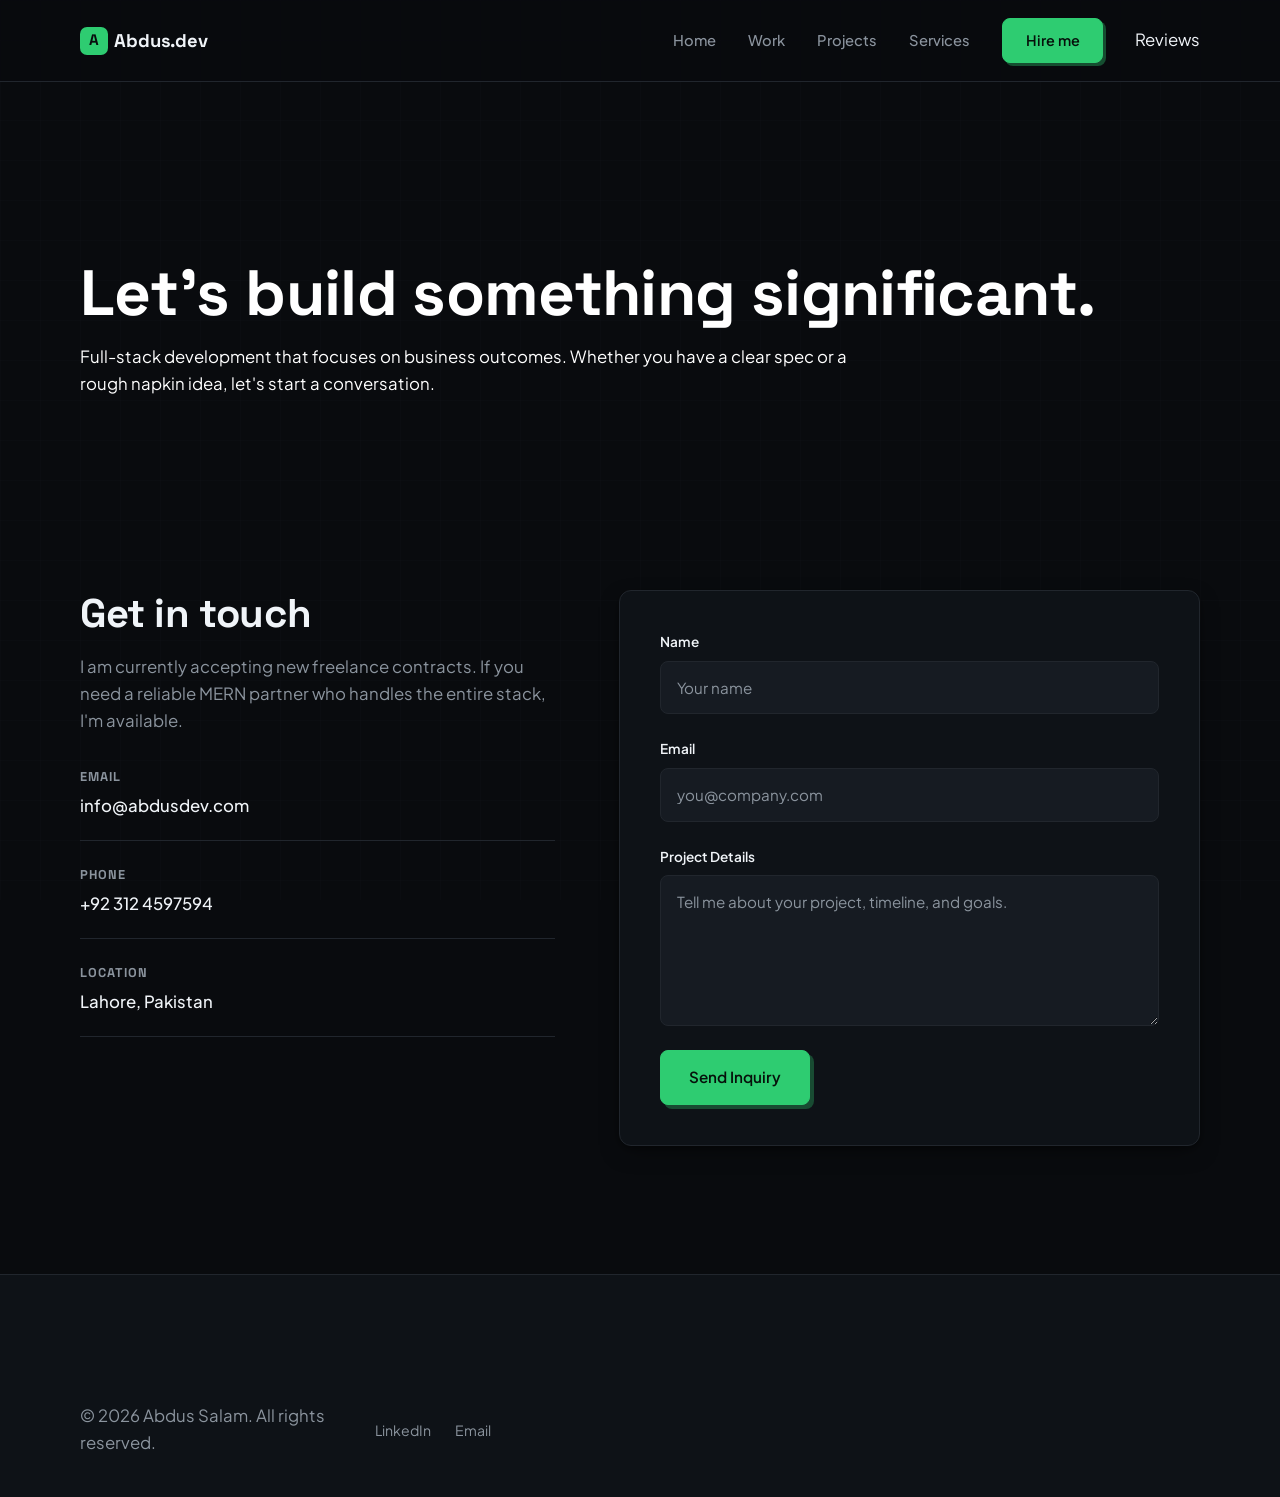
<file: hire.html>
<!DOCTYPE html>
<html lang="en">
<head>
    <meta charset="UTF-8">
    <meta name="viewport" content="width=device-width, initial-scale=1" />
    <title>Hire Me — Abdus Salam | Full-Stack MERN Development</title>
    <link rel="icon" href="data:image/svg+xml,<svg xmlns=%22http://www.w3.org/2000/svg%22 viewBox=%220 0 100 100%22><text y=%22.9em%22 font-size=%2290%22>✉️</text></svg>">
    <link rel="preconnect" href="https://fonts.googleapis.com">
    <link rel="preconnect" href="https://fonts.gstatic.com" crossorigin>
    <link href="https://fonts.googleapis.com/css2?family=Plus+Jakarta+Sans:wght@300;400;500;600&family=Space+Grotesk:wght@500;700&display=swap" rel="stylesheet">
    <link rel="stylesheet" href="styles.css">
    <script src="script.js" defer></script>
<style>
@keyframes fa-emergency-reveal { to { opacity: 1 !important; visibility: visible !important; transform: none !important; } }
.scroll-reveal:not(.is-visible),.reveal:not(.active):not(.is-visible),.fade-in:not(.visible):not(.in),.slide-in:not(.visible):not(.in),.fade-up:not(.is-visible),.fade-down:not(.is-visible),.zoom-in:not(.is-visible),.animate:not(.animated),.animate-up:not(.in),.will-animate:not(.animated),.animate-on-scroll:not(.animated):not(.in-view),.animate-on-load:not(.in-view):not(.visible),[data-aos]:not(.aos-animate),[data-reveal]:not(.in-view):not(.is-visible),[data-scroll]:not(.is-inview):not(.in-view),[data-animate]:not(.is-visible):not(.animated) { animation: fa-emergency-reveal 0.4s ease 4s forwards !important; }
</style>
<script>
(function(){try{
  var conv={'scroll-reveal':'is-visible','reveal':'active','fade-in':'visible','slide-in':'visible','fade-up':'is-visible','fade-down':'is-visible','zoom-in':'is-visible','animate-on-scroll':'animated','animate-on-load':'in-view','animate-up':'in','animate':'animated','will-animate':'animated'};
  var attrs=[['data-reveal','in-view'],['data-scroll','is-inview'],['data-animate','is-visible'],['data-aos','aos-animate']];
  function revealAllAbove(){
    var vh=window.innerHeight||document.documentElement.clientHeight;
    Object.keys(conv).forEach(function(c){
      document.querySelectorAll('.'+c).forEach(function(el){
        if(el.getBoundingClientRect().top<vh){el.classList.add(conv[c]);el.style.opacity='';el.style.visibility='';el.style.transform='';}
      });
    });
    attrs.forEach(function(a){
      document.querySelectorAll('['+a[0]+']').forEach(function(el){
        if(el.getBoundingClientRect().top<vh){el.classList.add(a[1]);el.style.opacity='';el.style.visibility='';el.style.transform='';}
      });
    });
  }
  if(document.readyState==='loading')document.addEventListener('DOMContentLoaded',revealAllAbove);else revealAllAbove();
}catch(e){}})();
</script>
</head>
<body>
  <div class="page-loader"><div class="loader-ring"></div></div>

    <header class="site-header">
        <div class="header-container">
            <a href="index.html" class="logo"><span class="logo-accent">A</span> Abdus.dev</a>
            <nav class="desktop-nav">
                <a href="index.html" class="nav-link">Home</a>
                <a href="work.html" class="nav-link">Work</a>
                <a href="projects.html" class="nav-link">Projects</a>
                <a href="services.html" class="nav-link">Services</a>
                <a href="hire.html" class="nav-btn active">Hire me</a>
              <a href="reviews.html">Reviews</a>
</nav>
        </div>
    </header>

    <main class="content-page">
        <section class="hire-hero">
            <div class="section-container">
                <h1 class="page-title">Let's build something significant.</h1>
                <p class="page-lead">Full-stack development that focuses on business outcomes. Whether you have a clear spec or a rough napkin idea, let's start a conversation.</p>
            </div>
        </section>

        <section class="contact-grid">
            <div class="section-container">
                <div class="grid-layout">
                    <div class="contact-info">
                        <h2 class="section-heading">Get in touch</h2>
                        <p>I am currently accepting new freelance contracts. If you need a reliable MERN partner who handles the entire stack, I'm available.</p>
                        
                        <div class="contact-details">
                            <div class="detail-item">
                                <strong>Email</strong>
                                <a href="mailto:info@abdusdev.com">info@abdusdev.com</a>
                            </div>
                            <div class="detail-item">
                                <strong>Phone</strong>
                                <a href="tel:+923124597594">+92 312 4597594</a>
                            </div>
                            <div class="detail-item">
                                <strong>Location</strong>
                                <span>Lahore, Pakistan</span>
                            </div>
                        </div>
                    </div>

                    <form class="contact-form" action="#" onsubmit="return false;">
                        <div class="form-group">
                            <label>Name</label>
                            <input type="text" placeholder="Your name" required>
                        </div>
                        <div class="form-group">
                            <label>Email</label>
                            <input type="email" placeholder="you@company.com" required>
                        </div>
                        <div class="form-group">
                            <label>Project Details</label>
                            <textarea rows="5" placeholder="Tell me about your project, timeline, and goals."></textarea>
                        </div>
                        <button type="submit" class="btn btn-primary">Send Inquiry</button>
                    </form>
                </div>
            </div>
        </section>
    </main>

    <footer class="site-footer">
        <div class="section-container">
            <div class="footer-content">
                <p>&copy; 2026 Abdus Salam. All rights reserved.</p>
                <div class="social-links">
                    <a href="https://www.linkedin.com/in/abdus-salam-a42a57341/">LinkedIn</a>
                    <a href="mailto:info@abdusdev.com">Email</a>
                </div>
            </div>
        </div>
    </footer>

</body>
</html>
</file>
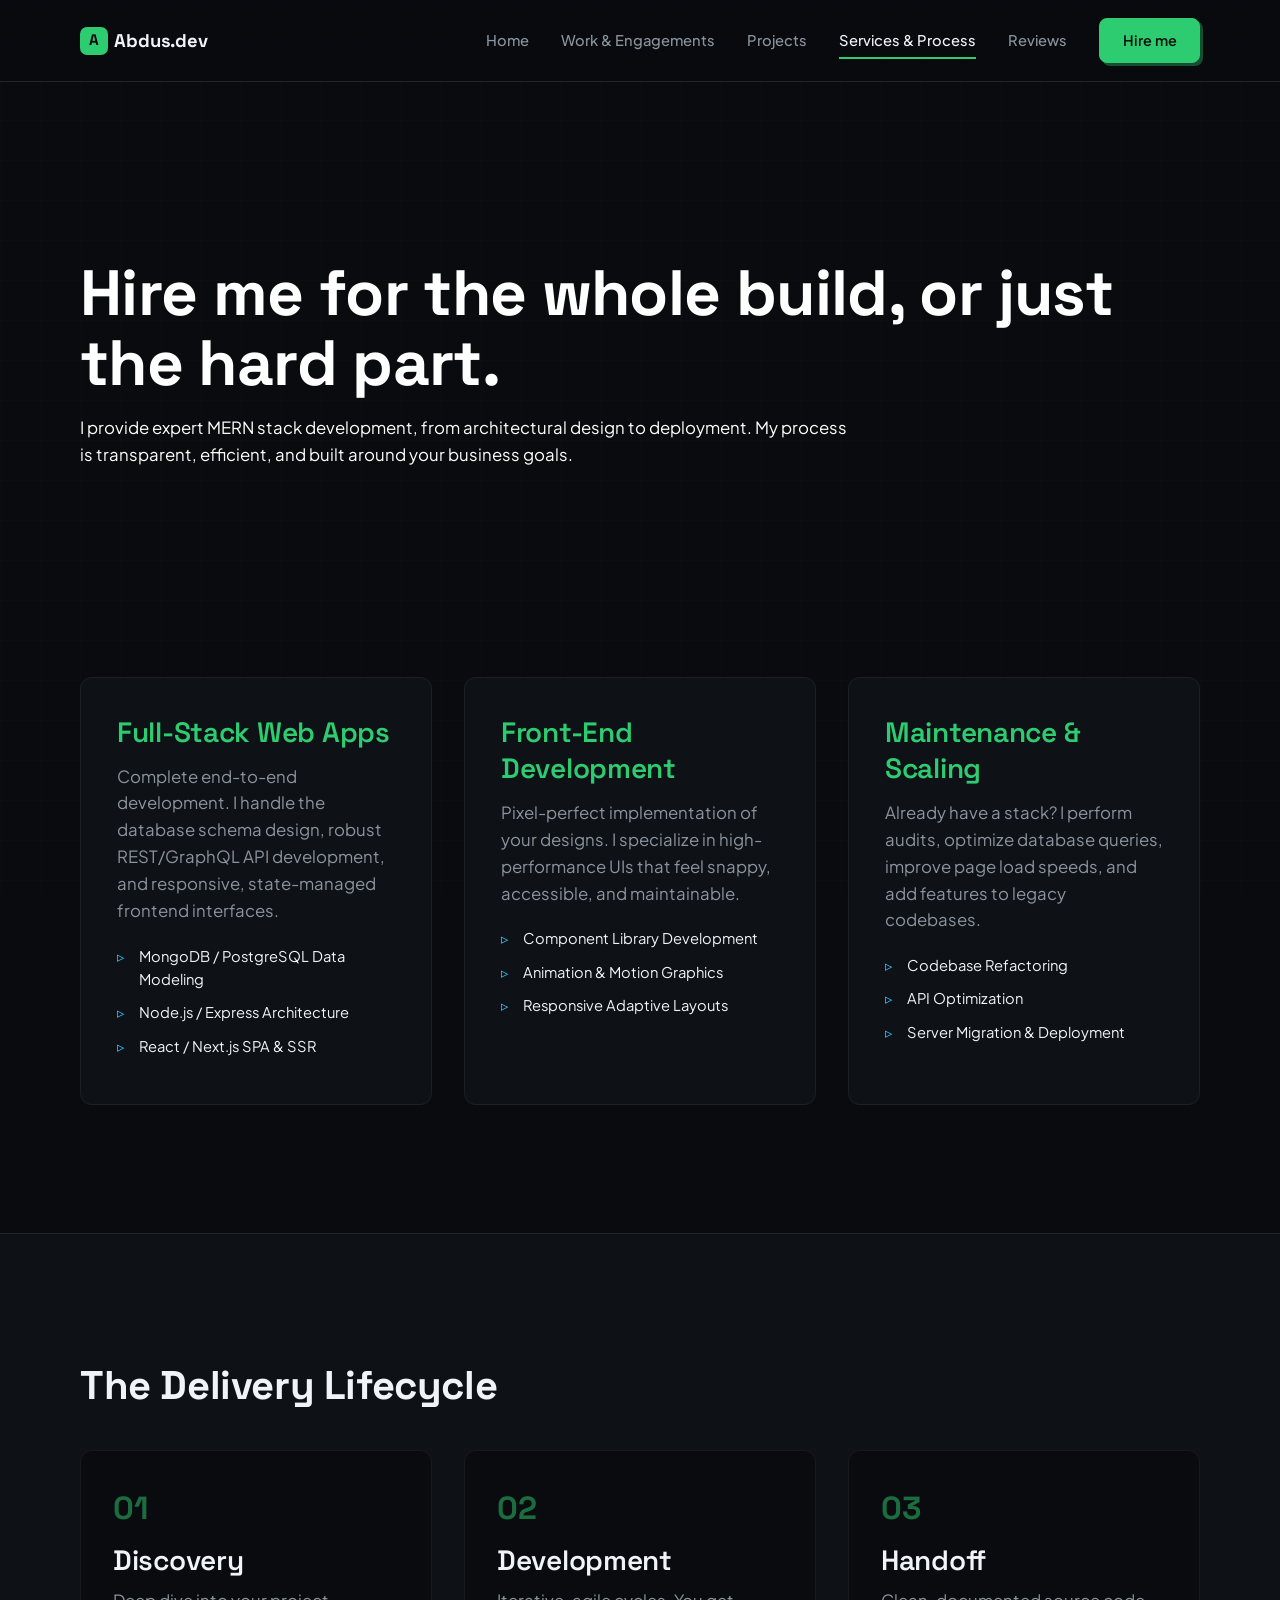
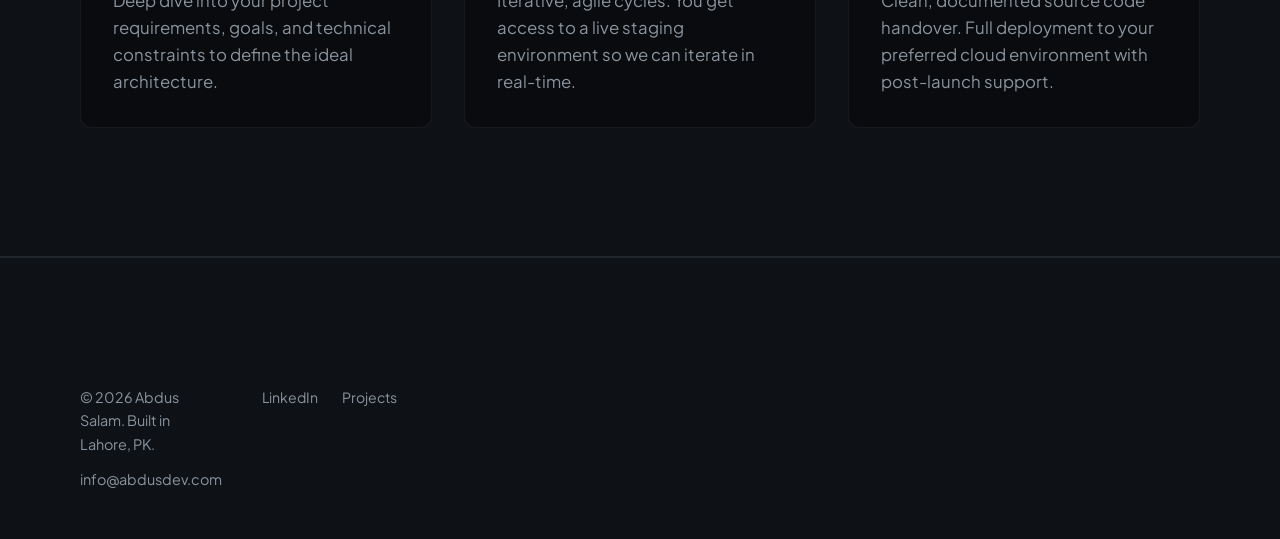
<file: services.html>
<!DOCTYPE html>
<html lang="en">
<head>
    <meta charset="UTF-8">
    <meta name="viewport" content="width=device-width, initial-scale=1" />
    <title>Services & Process | Abdus Salam</title>
    <link rel="icon" href="data:image/svg+xml,<svg xmlns=%22http://www.w3.org/2000/svg%22 viewBox=%220 0 100 100%22><text y=%22.9em%22 font-size=%2290%22>🛠️</text></svg>">
    <link rel="preconnect" href="https://fonts.googleapis.com">
    <link rel="preconnect" href="https://fonts.gstatic.com" crossorigin>
    <link href="https://fonts.googleapis.com/css2?family=Plus+Jakarta+Sans:wght@300;400;500;600&family=Space+Grotesk:wght@500;700&display=swap" rel="stylesheet">
    <link rel="stylesheet" href="styles.css">
    <script src="script.js" defer></script>
<style>
@keyframes fa-emergency-reveal { to { opacity: 1 !important; visibility: visible !important; transform: none !important; } }
.scroll-reveal:not(.is-visible),.reveal:not(.active):not(.is-visible),.fade-in:not(.visible):not(.in),.slide-in:not(.visible):not(.in),.fade-up:not(.is-visible),.fade-down:not(.is-visible),.zoom-in:not(.is-visible),.animate:not(.animated),.animate-up:not(.in),.will-animate:not(.animated),.animate-on-scroll:not(.animated):not(.in-view),.animate-on-load:not(.in-view):not(.visible),[data-aos]:not(.aos-animate),[data-reveal]:not(.in-view):not(.is-visible),[data-scroll]:not(.is-inview):not(.in-view),[data-animate]:not(.is-visible):not(.animated) { animation: fa-emergency-reveal 0.4s ease 4s forwards !important; }
</style>
<script>
(function(){try{
  var conv={'scroll-reveal':'is-visible','reveal':'active','fade-in':'visible','slide-in':'visible','fade-up':'is-visible','fade-down':'is-visible','zoom-in':'is-visible','animate-on-scroll':'animated','animate-on-load':'in-view','animate-up':'in','animate':'animated','will-animate':'animated'};
  var attrs=[['data-reveal','in-view'],['data-scroll','is-inview'],['data-animate','is-visible'],['data-aos','aos-animate']];
  function revealAllAbove(){
    var vh=window.innerHeight||document.documentElement.clientHeight;
    Object.keys(conv).forEach(function(c){
      document.querySelectorAll('.'+c).forEach(function(el){
        if(el.getBoundingClientRect().top<vh){el.classList.add(conv[c]);el.style.opacity='';el.style.visibility='';el.style.transform='';}
      });
    });
    attrs.forEach(function(a){
      document.querySelectorAll('['+a[0]+']').forEach(function(el){
        if(el.getBoundingClientRect().top<vh){el.classList.add(a[1]);el.style.opacity='';el.style.visibility='';el.style.transform='';}
      });
    });
  }
  if(document.readyState==='loading')document.addEventListener('DOMContentLoaded',revealAllAbove);else revealAllAbove();
}catch(e){}})();
</script>
</head>
<body>
  <div class="page-loader"><div class="loader-ring"></div></div>

    <header class="site-header">
        <div class="header-container">
            <a href="index.html" class="logo"><span class="logo-accent">A</span> Abdus.dev</a>
            <nav class="desktop-nav">
                <a href="index.html" class="nav-link">Home</a>
                <a href="work.html" class="nav-link">Work & Engagements</a>
                <a href="projects.html" class="nav-link">Projects</a>
                <a href="services.html" class="nav-link active">Services & Process</a>
                <a href="reviews.html" class="nav-link">Reviews</a>
                <a href="hire.html" class="nav-btn">Hire me</a>
            </nav>
        </div>
    </header>

    <main class="page-content">
        <section class="services-hero">
            <div class="section-container">
                <h1 class="page-title">Hire me for the whole build, or just the hard part.</h1>
                <p class="page-subtitle">I provide expert MERN stack development, from architectural design to deployment. My process is transparent, efficient, and built around your business goals.</p>
            </div>
        </section>

        <section class="services-grid-section">
            <div class="section-container">
                <div class="services-grid">
                    <div class="service-card">
                        <h3>Full-Stack Web Apps</h3>
                        <p>Complete end-to-end development. I handle the database schema design, robust REST/GraphQL API development, and responsive, state-managed frontend interfaces.</p>
                        <ul class="service-list">
                            <li>MongoDB / PostgreSQL Data Modeling</li>
                            <li>Node.js / Express Architecture</li>
                            <li>React / Next.js SPA & SSR</li>
                        </ul>
                    </div>
                    <div class="service-card">
                        <h3>Front-End Development</h3>
                        <p>Pixel-perfect implementation of your designs. I specialize in high-performance UIs that feel snappy, accessible, and maintainable.</p>
                        <ul class="service-list">
                            <li>Component Library Development</li>
                            <li>Animation & Motion Graphics</li>
                            <li>Responsive Adaptive Layouts</li>
                        </ul>
                    </div>
                    <div class="service-card">
                        <h3>Maintenance & Scaling</h3>
                        <p>Already have a stack? I perform audits, optimize database queries, improve page load speeds, and add features to legacy codebases.</p>
                        <ul class="service-list">
                            <li>Codebase Refactoring</li>
                            <li>API Optimization</li>
                            <li>Server Migration & Deployment</li>
                        </ul>
                    </div>
                </div>
            </div>
        </section>

        <section class="process-section">
            <div class="section-container">
                <h2 class="section-heading">The Delivery Lifecycle</h2>
                <div class="process-steps">
                    <div class="step">
                        <span class="step-num">01</span>
                        <h3>Discovery</h3>
                        <p>Deep dive into your project requirements, goals, and technical constraints to define the ideal architecture.</p>
                    </div>
                    <div class="step">
                        <span class="step-num">02</span>
                        <h3>Development</h3>
                        <p>Iterative, agile cycles. You get access to a live staging environment so we can iterate in real-time.</p>
                    </div>
                    <div class="step">
                        <span class="step-num">03</span>
                        <h3>Handoff</h3>
                        <p>Clean, documented source code handover. Full deployment to your preferred cloud environment with post-launch support.</p>
                    </div>
                </div>
            </div>
        </section>
    </main>

    <footer class="site-footer">
        <div class="section-container">
            <div class="footer-grid">
                <div class="footer-info">
                    <p>© 2026 Abdus Salam. Built in Lahore, PK.</p>
                    <a href="mailto:info@abdusdev.com">info@abdusdev.com</a>
                </div>
                <div class="footer-links">
                    <a href="https://www.linkedin.com/in/abdus-salam-a42a57341/">LinkedIn</a>
                    <a href="projects.html">Projects</a>
                </div>
            </div>
        </div>
    </footer>

</body>
</html>
</file>
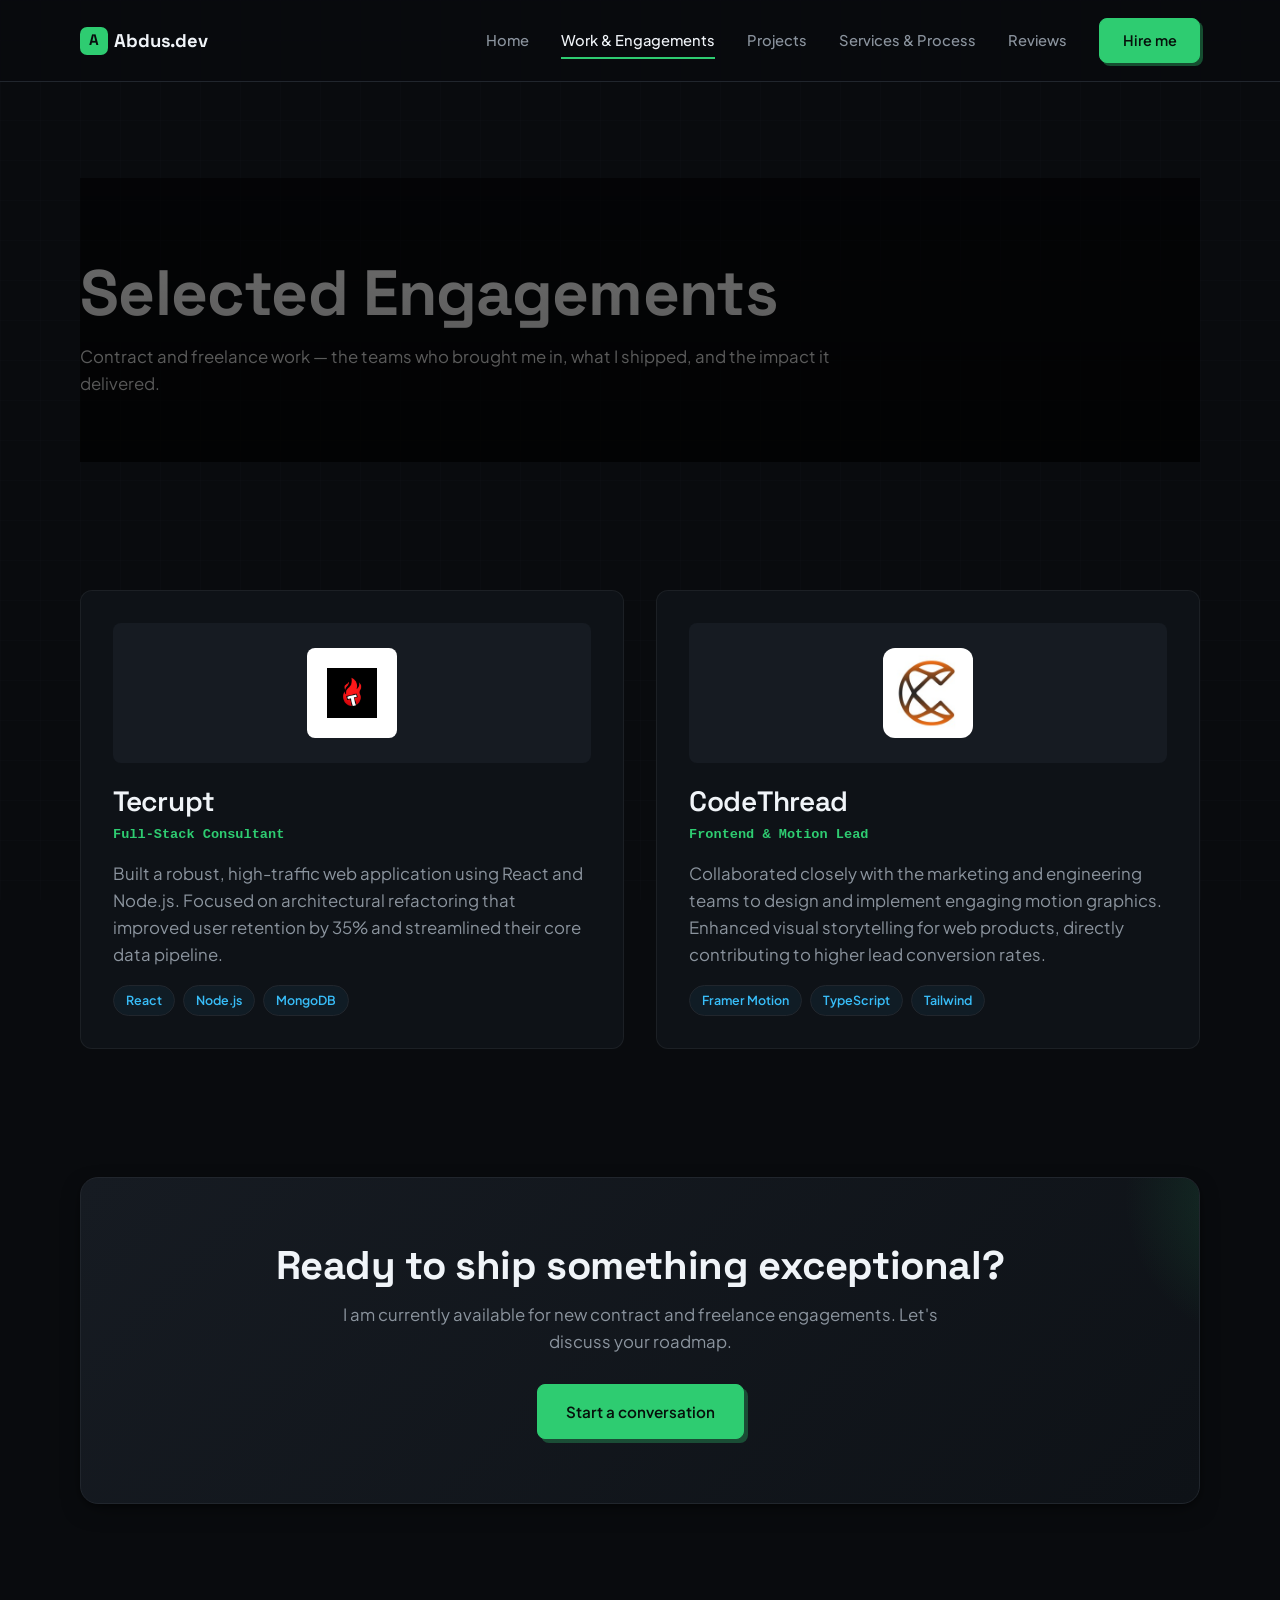
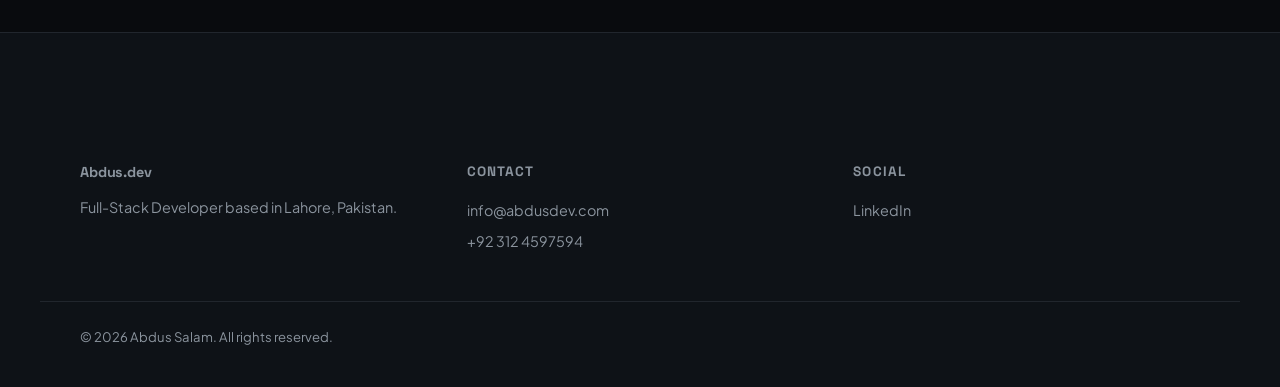
<file: work.html>
<!DOCTYPE html>
<html lang="en">
<head>
    <meta charset="UTF-8">
    <meta name="viewport" content="width=device-width, initial-scale=1" />
    <title>Work & Engagements | Abdus Salam</title>
    <link rel="icon" href="data:image/svg+xml,<svg xmlns=%22http://www.w3.org/2000/svg%22 viewBox=%220 0 100 100%22><text y=%22.9em%22 font-size=%2290%22>💼</text></svg>">
    <link rel="preconnect" href="https://fonts.googleapis.com">
    <link rel="preconnect" href="https://fonts.gstatic.com" crossorigin>
    <link href="https://fonts.googleapis.com/css2?family=Plus+Jakarta+Sans:wght@300;400;500;600&family=Space+Grotesk:wght@500;700&display=swap" rel="stylesheet">
    <link rel="stylesheet" href="styles.css">
    <script src="script.js" defer></script>
<style>
@keyframes fa-emergency-reveal { to { opacity: 1 !important; visibility: visible !important; transform: none !important; } }
.scroll-reveal:not(.is-visible),.reveal:not(.active):not(.is-visible),.fade-in:not(.visible):not(.in),.slide-in:not(.visible):not(.in),.fade-up:not(.is-visible),.fade-down:not(.is-visible),.zoom-in:not(.is-visible),.animate:not(.animated),.animate-up:not(.in),.will-animate:not(.animated),.animate-on-scroll:not(.animated):not(.in-view),.animate-on-load:not(.in-view):not(.visible),[data-aos]:not(.aos-animate),[data-reveal]:not(.in-view):not(.is-visible),[data-scroll]:not(.is-inview):not(.in-view),[data-animate]:not(.is-visible):not(.animated) { animation: fa-emergency-reveal 0.4s ease 4s forwards !important; }
</style>
<script>
(function(){try{
  var conv={'scroll-reveal':'is-visible','reveal':'active','fade-in':'visible','slide-in':'visible','fade-up':'is-visible','fade-down':'is-visible','zoom-in':'is-visible','animate-on-scroll':'animated','animate-on-load':'in-view','animate-up':'in','animate':'animated','will-animate':'animated'};
  var attrs=[['data-reveal','in-view'],['data-scroll','is-inview'],['data-animate','is-visible'],['data-aos','aos-animate']];
  function revealAllAbove(){
    var vh=window.innerHeight||document.documentElement.clientHeight;
    Object.keys(conv).forEach(function(c){
      document.querySelectorAll('.'+c).forEach(function(el){
        if(el.getBoundingClientRect().top<vh){el.classList.add(conv[c]);el.style.opacity='';el.style.visibility='';el.style.transform='';}
      });
    });
    attrs.forEach(function(a){
      document.querySelectorAll('['+a[0]+']').forEach(function(el){
        if(el.getBoundingClientRect().top<vh){el.classList.add(a[1]);el.style.opacity='';el.style.visibility='';el.style.transform='';}
      });
    });
  }
  if(document.readyState==='loading')document.addEventListener('DOMContentLoaded',revealAllAbove);else revealAllAbove();
}catch(e){}})();
</script>
</head>
<body>
  <div class="page-loader"><div class="loader-ring"></div></div>

    <header class="site-header">
        <div class="header-container">
            <a href="index.html" class="logo"><span class="logo-accent">A</span> Abdus.dev</a>
            <nav class="desktop-nav">
                <a href="index.html" class="nav-link">Home</a>
                <a href="work.html" class="nav-link active">Work & Engagements</a>
                <a href="projects.html" class="nav-link">Projects</a>
                <a href="services.html" class="nav-link">Services & Process</a>
                <a href="reviews.html" class="nav-link">Reviews</a>
                <a href="hire.html" class="nav-btn">Hire me</a>
            </nav>
        </div>
    </header>

    <main class="page-container">
        <section class="page-hero">
            <h1 class="page-title">Selected Engagements</h1>
            <p class="page-subtitle">Contract and freelance work — the teams who brought me in, what I shipped, and the impact it delivered.</p>
        </section>

        <section class="content-section">
            <div class="work-grid">
                <!-- Engagement 1 -->
                <article class="work-card">
                    <div class="work-media">
                        <img src="assets/brand-1.png" alt="Tecrupt Logo" width="300" height="150" style="background: white; padding: 20px; border-radius: 8px;">
                    </div>
                    <div class="work-info">
                        <h3>Tecrupt</h3>
                        <p class="role-tag">Full-Stack Consultant</p>
                        <p>Built a robust, high-traffic web application using React and Node.js. Focused on architectural refactoring that improved user retention by 35% and streamlined their core data pipeline.</p>
                        <ul class="work-stack">
                            <li>React</li>
                            <li>Node.js</li>
                            <li>MongoDB</li>
                        </ul>
                    </div>
                </article>

                <!-- Engagement 2 -->
                <article class="work-card">
                    <div class="work-media">
                        <img src="assets/brand-2.jpg" alt="CodeThread Logo" width="300" height="150" style="object-fit: cover;">
                    </div>
                    <div class="work-info">
                        <h3>CodeThread</h3>
                        <p class="role-tag">Frontend & Motion Lead</p>
                        <p>Collaborated closely with the marketing and engineering teams to design and implement engaging motion graphics. Enhanced visual storytelling for web products, directly contributing to higher lead conversion rates.</p>
                        <ul class="work-stack">
                            <li>Framer Motion</li>
                            <li>TypeScript</li>
                            <li>Tailwind</li>
                        </ul>
                    </div>
                </article>
            </div>
        </section>

        <section class="cta-section">
            <div class="cta-card">
                <h2>Ready to ship something exceptional?</h2>
                <p>I am currently available for new contract and freelance engagements. Let's discuss your roadmap.</p>
                <a href="hire.html" class="btn btn-primary">Start a conversation</a>
            </div>
        </section>
    </main>

    <footer class="site-footer">
        <div class="footer-container">
            <div class="footer-col">
                <a href="index.html" class="logo">Abdus.dev</a>
                <p>Full-Stack Developer based in Lahore, Pakistan.</p>
            </div>
            <div class="footer-col">
                <h4>Contact</h4>
                <a href="mailto:info@abdusdev.com">info@abdusdev.com</a>
                <p>+92 312 4597594</p>
            </div>
            <div class="footer-col">
                <h4>Social</h4>
                <a href="https://www.linkedin.com/in/abdus-salam-a42a57341/" target="_blank">LinkedIn</a>
            </div>
        </div>
        <div class="footer-bottom">
            &copy; 2026 Abdus Salam. All rights reserved.
        </div>
    </footer>

</body>
</html>
</file>
<file: styles.css>
/* ============================================================
   ABDUS.DEV — MASTER STYLESHEET
   Palette: Ink-Green Terminal / Architectural Dev
   Fonts: Space Grotesk (display), Plus Jakarta Sans (body)
   ============================================================ */

/* ---------- RESET ---------- */
*, *::before, *::after { box-sizing: border-box; margin: 0; padding: 0; }
html { -webkit-text-size-adjust: 100%; scroll-behavior: smooth; }
body { min-height: 100vh; overflow-x: hidden; }
ul, ol { list-style: none; }
a { color: inherit; text-decoration: none; }
img, video { max-width: 100%; height: auto; display: block; }
button, input, select, textarea { font: inherit; color: inherit; background: none; border: none; }
table { border-collapse: collapse; width: 100%; }
svg { display: block; }

/* ---------- ROOT VARIABLES ---------- */
:root {
  --bg: #090B0E;
  --surface: #0E1217;
  --surface-2: #161B22;
  --text: #F0F4F8;
  --muted: #8B949E;
  --primary: #2ECC71;
  --primary-hover: #27AE60;
  --secondary: #1F2937;
  --accent: #38BDF8;
  --border: #21262D;

  --font-body: "Plus Jakarta Sans", ui-sans-serif, system-ui, sans-serif;
  --font-display: "Space Grotesk", ui-sans-serif, system-ui, sans-serif;

  --radius-sm: 8px;
  --radius-md: 12px;
  --radius-lg: 18px;
  --radius-xl: 24px;

  --shadow-1: 0 1px 2px rgba(0,0,0,.4);
  --shadow-2: 0 8px 24px -8px rgba(0,0,0,.55), 0 2px 6px rgba(0,0,0,.35);
  --shadow-3: 0 24px 64px -16px rgba(0,0,0,.6), 0 4px 16px rgba(0,0,0,.4);
  --shadow-glow-green: 0 0 0 1px rgba(46,204,113,.25), 0 8px 30px -8px rgba(46,204,113,.35);
  --shadow-glow-cyan: 0 0 0 1px rgba(56,189,248,.25), 0 8px 30px -8px rgba(56,189,248,.35);

  --ease: cubic-bezier(.4,0,.2,1);
  --dur: 180ms;

  --section-pad: clamp(5rem, 10vw, 8rem);
  --content-max: 1200px;
}

/* ---------- BASE ---------- */
body {
  background: var(--bg);
  color: var(--text);
  font-family: var(--font-body);
  font-weight: 400;
  font-size: clamp(0.95rem, 1.5vw, 1.05rem);
  line-height: 1.6;
  position: relative;
}

/* Subtle dark-mode grid overlay pattern used across sections */
body::before {
  content: "";
  position: fixed;
  inset: 0;
  background-image:
    linear-gradient(rgba(33,38,45,.5) 1px, transparent 1px),
    linear-gradient(90deg, rgba(33,38,45,.5) 1px, transparent 1px);
  background-size: 40px 40px;
  opacity: .25;
  pointer-events: none;
  z-index: 0;
}

h1, h2, h3, h4, h5, h6 {
  font-family: var(--font-display);
  color: var(--text);
  letter-spacing: -0.01em;
}

h1 { font-size: clamp(2.5rem, 5vw, 4rem); line-height: 1.1; font-weight: 700; }
h2 { font-size: clamp(1.8rem, 4vw, 2.5rem); line-height: 1.2; font-weight: 700; }
h3 { font-size: clamp(1.3rem, 2.5vw, 1.75rem); line-height: 1.3; font-weight: 600; }
p { color: var(--muted); }

a { transition: color var(--dur) var(--ease), opacity var(--dur) var(--ease); }

::selection { background: rgba(46,204,113,.3); color: #fff; }

/* focus visibility */
a:focus-visible, button:focus-visible, input:focus-visible, textarea:focus-visible, select:focus-visible {
  outline: 2px solid var(--primary);
  outline-offset: 3px;
  border-radius: 4px;
}

/* ---------- LAYOUT CONTAINERS ---------- */
.section-container,
.header-container,
.footer-container,
.hero-content-wrapper {
  max-width: var(--content-max);
  margin: 0 auto;
  padding-inline: clamp(1.25rem, 4vw, 2.5rem);
  position: relative;
  z-index: 1;
}

.section-padding,
.content-section,
.services-grid-section,
.process-section,
.cta-section,
.reviews-grid,
.contact-cta,
.contact-grid {
  padding-block: var(--section-pad);
  position: relative;
  z-index: 1;
}

.page-container, .page-content, .content-page {
  padding-top: 96px; /* offset for fixed header */
  position: relative;
  z-index: 1;
}

/* ---------- PRELOADER ---------- */
#preloader {
  position: fixed;
  inset: 0;
  z-index: 10000;
  background: var(--bg);
  display: flex;
  align-items: center;
  justify-content: center;
  transition: opacity 500ms var(--ease), visibility 500ms var(--ease);
}
#preloader.loaded {
  opacity: 0;
  visibility: hidden;
  pointer-events: none;
}
.preloader-content {
  display: flex;
  flex-direction: column;
  align-items: center;
  gap: 1.25rem;
}
.terminal-loader {
  font-family: "JetBrains Mono", monospace, var(--font-body);
  font-size: 1rem;
  color: var(--text);
  background: var(--surface);
  border: 1px solid var(--border);
  padding: .9rem 1.5rem;
  border-radius: var(--radius-sm);
  box-shadow: var(--shadow-2);
}
.loader-prompt { color: var(--primary); }
.loader-text::after {
  content: "|";
  animation: blink 1s step-end infinite;
  color: var(--accent);
}
@keyframes blink { 50% { opacity: 0; } }
.loader-bar {
  width: 220px;
  height: 3px;
  background: var(--border);
  border-radius: 4px;
  overflow: hidden;
}
.loader-progress {
  height: 100%;
  width: 0%;
  background: linear-gradient(90deg, var(--primary), var(--accent));
  animation: loaderFill 1.6s var(--ease) forwards;
}
@keyframes loaderFill { to { width: 100%; } }

/* ---------- HEADER / NAV ---------- */
.site-header {
  position: sticky;
  top: 0;
  z-index: 100;
  background: rgba(9,11,14,.72);
  backdrop-filter: blur(12px);
  -webkit-backdrop-filter: blur(12px);
  border-bottom: 1px solid var(--border);
  transition: background var(--dur) var(--ease), box-shadow var(--dur) var(--ease);
}
.site-header.scrolled {
  box-shadow: var(--shadow-2);
}
.header-container {
  display: flex;
  align-items: center;
  justify-content: space-between;
  padding-block: 1.1rem;
}
.logo {
  font-family: var(--font-display);
  font-weight: 700;
  font-size: 1.15rem;
  color: var(--text);
  display: flex;
  align-items: center;
  gap: .4rem;
  letter-spacing: -.01em;
}
.logo-accent {
  color: var(--bg);
  background: var(--primary);
  width: 28px;
  height: 28px;
  display: inline-flex;
  align-items: center;
  justify-content: center;
  border-radius: 7px;
  font-weight: 700;
  font-size: .95rem;
}
.desktop-nav {
  display: flex;
  align-items: center;
  gap: 2rem;
}
.nav-link {
  font-size: .92rem;
  font-weight: 500;
  color: var(--muted);
  position: relative;
  padding: .3rem 0;
  transition: color var(--dur) var(--ease);
}
.nav-link::after {
  content: "";
  position: absolute;
  left: 0; bottom: -2px;
  width: 0%;
  height: 2px;
  background: var(--primary);
  transition: width var(--dur) var(--ease);
}
.nav-link:hover, .nav-link.active { color: var(--text); }
.nav-link:hover::after, .nav-link.active::after { width: 100%; }

.nav-btn, .mobile-btn {
  background: var(--primary);
  color: #06110B;
  font-weight: 600;
  font-size: .9rem;
  padding: .65rem 1.4rem;
  border-radius: var(--radius-sm);
  border: 1px solid var(--primary);
  box-shadow: 3px 3px 0 rgba(46,204,113,.35);
  transition: transform var(--dur) var(--ease), box-shadow var(--dur) var(--ease), background var(--dur) var(--ease);
}
.nav-btn:hover, .mobile-btn:hover {
  background: var(--primary-hover);
  border-color: var(--primary-hover);
  transform: translate(-2px, -2px);
  box-shadow: 5px 5px 0 rgba(46,204,113,.35);
}

.mobile-toggle {
  display: none;
  flex-direction: column;
  gap: 5px;
  width: 32px;
  height: 32px;
  align-items: center;
  justify-content: center;
  cursor: pointer;
}
.mobile-toggle .bar {
  width: 22px;
  height: 2px;
  background: var(--text);
  border-radius: 2px;
  transition: transform var(--dur) var(--ease), opacity var(--dur) var(--ease);
}
.mobile-toggle.active .bar:nth-child(1) { transform: translateY(7px) rotate(45deg); }
.mobile-toggle.active .bar:nth-child(2) { opacity: 0; }
.mobile-toggle.active .bar:nth-child(3) { transform: translateY(-7px) rotate(-45deg); }

.mobile-menu {
  position: fixed;
  top: 0; right: 0;
  width: min(320px, 85vw);
  height: 100vh;
  background: var(--surface);
  border-left: 1px solid var(--border);
  z-index: 99;
  transform: translateX(100%);
  transition: transform 320ms var(--ease);
  display: flex;
  align-items: center;
  padding: 2rem;
  box-shadow: var(--shadow-3);
}
.mobile-menu.open { transform: translateX(0); }
.mobile-nav-links {
  display: flex;
  flex-direction: column;
  gap: 1.5rem;
  width: 100%;
}
.mobile-link {
  font-size: 1.1rem;
  font-weight: 500;
  color: var(--muted);
  padding-bottom: .5rem;
  border-bottom: 1px solid var(--border);
}
.mobile-link.active, .mobile-link:hover { color: var(--primary); }
.mobile-btn { text-align: center; margin-top: 1rem; }

/* ---------- BUTTONS ---------- */
.btn {
  display: inline-flex;
  align-items: center;
  justify-content: center;
  gap: .5rem;
  padding: .9rem 1.75rem;
  font-family: var(--font-body);
  font-weight: 600;
  font-size: .95rem;
  border-radius: var(--radius-sm);
  border: 1px solid transparent;
  cursor: pointer;
  transition: transform var(--dur) var(--ease), box-shadow var(--dur) var(--ease), background var(--dur) var(--ease), color var(--dur) var(--ease), border-color var(--dur) var(--ease);
}
.btn-primary {
  background: var(--primary);
  color: #06110B;
  border-color: var(--primary);
  box-shadow: 4px 4px 0 rgba(46,204,113,.3);
}
.btn-primary:hover {
  background: var(--primary-hover);
  border-color: var(--primary-hover);
  transform: translate(-3px,-3px);
  box-shadow: 7px 7px 0 rgba(46,204,113,.3);
}
.btn-secondary {
  background: transparent;
  color: var(--text);
  border-color: var(--border);
  box-shadow: 4px 4px 0 rgba(255,255,255,.05);
}
.btn-secondary:hover {
  border-color: var(--accent);
  color: var(--accent);
  transform: translate(-3px,-3px);
  box-shadow: 7px 7px 0 rgba(56,189,248,.15);
}
.btn:active { transform: translate(0,0); box-shadow: none; }

/* ---------- HERO SECTION ---------- */
.hero-section {
  position: relative;
  min-height: 92vh;
  display: flex;
  align-items: center;
  padding-block: clamp(6rem, 12vw, 9rem) 4rem;
  overflow: hidden;
  isolation: isolate;
}
.hero-bg {
  position: absolute;
  inset: 0;
  z-index: -2;
}
.hero-bg-img {
  width: 100%;
  height: 100%;
  object-fit: cover;
  filter: saturate(0.85) brightness(0.6);
}
.hero-overlay {
  position: absolute;
  inset: 0;
  background:
    radial-gradient(60% 60% at 25% 20%, rgba(46,204,113,.18), transparent 60%),
    linear-gradient(180deg, rgba(9,11,14,.65) 0%, rgba(9,11,14,.88) 55%, var(--bg) 100%);
}
.grid-overlay {
  position: absolute;
  inset: 0;
  background-image:
    linear-gradient(rgba(240,244,248,.05) 1px, transparent 1px),
    linear-gradient(90deg, rgba(240,244,248,.05) 1px, transparent 1px);
  background-size: 40px 40px;
  mask-image: radial-gradient(ellipse 80% 60% at 50% 30%, black 30%, transparent 80%);
}

.hero-content-wrapper {
  display: grid;
  grid-template-columns: 1.1fr .9fr;
  gap: clamp(2rem, 5vw, 4rem);
  align-items: center;
}

.status-indicator-pill {
  display: inline-flex;
  align-items: center;
  gap: .6rem;
  background: rgba(22,27,34,.7);
  border: 1px solid var(--border);
  padding: .5rem 1rem;
  border-radius: 999px;
  backdrop-filter: blur(12px);
  font-size: .82rem;
  font-weight: 500;
  color: var(--text);
  margin-bottom: 1.75rem;
  font-family: "JetBrains Mono", monospace, var(--font-body);
}
.pulse-dot {
  width: 8px;
  height: 8px;
  border-radius: 50%;
  background: var(--primary);
  box-shadow: 0 0 0 0 rgba(46,204,113,.6);
  animation: pulseDot 1.8s infinite;
}
@keyframes pulseDot {
  0% { box-shadow: 0 0 0 0 rgba(46,204,113,.6); }
  70% { box-shadow: 0 0 0 8px rgba(46,204,113,0); }
  100% { box-shadow: 0 0 0 0 rgba(46,204,113,0); }
}

.hero-title { margin-bottom: 1.25rem; }
.hero-title .highlight {
  color: var(--primary);
  position: relative;
}
.hero-lead {
  font-size: clamp(1rem, 1.6vw, 1.15rem);
  color: var(--muted);
  max-width: 46ch;
  margin-bottom: 2rem;
}
.hero-cta-group {
  display: flex;
  gap: 1rem;
  flex-wrap: wrap;
  margin-bottom: 2.5rem;
}
.hero-badges {
  display: grid;
  grid-template-columns: repeat(2, auto);
  gap: .75rem 1.5rem;
}
.badge-item {
  font-size: .85rem;
  color: var(--muted);
  display: flex;
  align-items: center;
  gap: .5rem;
}
.badge-icon { color: var(--primary); font-weight: 700; }

/* Terminal window ornament */
.hero-interactive-side { display: flex; justify-content: center; }
.terminal-window {
  width: 100%;
  max-width: 480px;
  background: rgba(14,18,23,.85);
  border: 1px solid var(--border);
  border-radius: var(--radius-md);
  backdrop-filter: blur(12px);
  box-shadow: var(--shadow-3);
  overflow: hidden;
  transition: transform var(--dur) var(--ease);
}
.terminal-window:hover { transform: translateY(-4px); }
.terminal-header {
  display: flex;
  align-items: center;
  gap: .75rem;
  padding: .75rem 1rem;
  background: var(--surface-2);
  border-bottom: 1px solid var(--border);
}
.terminal-dots { display: flex; gap: 6px; }
.dot { width: 11px; height: 11px; border-radius: 50%; }
.dot.close { background: #FF5F56; }
.dot.minimize { background: #FFBD2E; }
.dot.expand { background: #27C93F; }
.terminal-title { font-size: .78rem; color: var(--muted); margin-left: .25rem; }
.terminal-body {
  padding: 1.25rem 1.4rem;
  font-family: "JetBrains Mono", monospace;
  font-size: .82rem;
  line-height: 1.7;
  overflow-x: auto;
  color: var(--text);
}
.terminal-body pre { white-space: pre; }
.tok-keyword { color: var(--accent); }
.tok-string { color: var(--primary); }

/* ---------- SECTION HEADINGS ---------- */
.section-heading, .page-title {
  color: var(--text);
  margin-bottom: 1rem;
}
.section-lead, .page-subtitle, .page-lead, .subtitle {
  color: var(--muted);
  font-size: 1.05rem;
  max-width: 65ch;
  margin-bottom: 1rem;
}
.page-hero, .page-header, .services-hero, .hire-hero {
  padding-top: clamp(3rem, 8vw, 5rem);
  padding-bottom: clamp(2rem, 5vw, 3rem);
  text-align: left;
}

/* ---------- CARDS (generic) ---------- */
.card, .work-card, .project-card, .service-card, .review-card, .step {
  background: var(--surface);
  border: 1px solid rgba(255,255,255,.06);
  border-radius: var(--radius-md);
  transition: transform var(--dur) var(--ease), box-shadow var(--dur) var(--ease), border-color var(--dur) var(--ease);
}

/* ---------- WORK PAGE ---------- */
.work-grid {
  display: grid;
  grid-template-columns: repeat(2, 1fr);
  gap: 2rem;
}
.work-card {
  padding: 2rem;
  display: flex;
  flex-direction: column;
  gap: 1.25rem;
}
.work-card:hover {
  transform: translateY(-6px);
  box-shadow: var(--shadow-2);
  border-color: rgba(46,204,113,.3);
}
.work-media {
  display: flex;
  align-items: center;
  justify-content: center;
  background: var(--surface-2);
  border-radius: var(--radius-sm);
  padding: 1.5rem;
  min-height: 140px;
}
.work-media img { max-height: 90px; width: auto; margin: 0 auto; }
.work-info h3 { margin-bottom: .25rem; }
.role-tag {
  color: var(--primary);
  font-size: .85rem;
  font-weight: 600;
  font-family: "JetBrains Mono", monospace;
  margin-bottom: .75rem;
}
.work-info p { margin-bottom: 1rem; }
.work-stack {
  display: flex;
  flex-wrap: wrap;
  gap: .5rem;
}
.work-stack li {
  font-size: .78rem;
  font-weight: 600;
  color: var(--accent);
  border: 1px solid var(--border);
  background: rgba(56,189,248,.06);
  padding: .3rem .75rem;
  border-radius: 999px;
}

/* ---------- CTA CARD ---------- */
.cta-section { padding-top: 0; }
.cta-card, .cta-box {
  background: linear-gradient(135deg, var(--surface-2), var(--surface));
  border: 1px solid var(--border);
  border-radius: var(--radius-lg);
  padding: clamp(2.5rem, 6vw, 4rem);
  text-align: center;
  box-shadow: var(--shadow-2);
  position: relative;
  overflow: hidden;
}
.cta-card::before, .cta-box::before {
  content: "";
  position: absolute;
  top: -40%; right: -20%;
  width: 300px; height: 300px;
  background: radial-gradient(circle, rgba(46,204,113,.18), transparent 70%);
}
.cta-card h2, .cta-box h2 { margin-bottom: .75rem; }
.cta-card p, .cta-box p { max-width: 50ch; margin: 0 auto 1.75rem; }

/* ---------- PROJECTS PAGE ---------- */
.projects-grid {
  display: grid;
  grid-template-columns: repeat(2, 1fr);
  gap: 2rem;
  margin-top: 3rem;
}
.project-card { overflow: hidden; display: flex; flex-direction: column; }
.project-card img {
  width: 100%;
  height: 260px;
  object-fit: cover;
  border-bottom: 1px solid var(--border);
  transition: transform 400ms var(--ease);
}
.project-card:hover img { transform: scale(1.04); }
.project-card:hover {
  transform: translateY(-6px);
  box-shadow: var(--shadow-2);
  border-color: rgba(56,189,248,.3);
}
.project-info { padding: 1.75rem; }
.project-info h3 { margin-bottom: .6rem; }
.project-info p { margin-bottom: 1rem; }
.tech-tags {
  display: flex;
  flex-wrap: wrap;
  gap: .5rem;
  margin-bottom: 1.25rem;
}
.tech-tags span {
  font-size: .78rem;
  font-weight: 600;
  color: var(--primary);
  border: 1px solid var(--border);
  background: rgba(46,204,113,.06);
  padding: .3rem .75rem;
  border-radius: 999px;
}
.view-project {
  color: var(--accent);
  font-weight: 600;
  font-size: .9rem;
  display: inline-flex;
  align-items: center;
  gap: .35rem;
  transition: gap var(--dur) var(--ease), color var(--dur) var(--ease);
}
.view-project:hover { color: var(--primary); gap: .6rem; }

/* ---------- SERVICES PAGE ---------- */
.services-grid {
  display: grid;
  grid-template-columns: repeat(3, 1fr);
  gap: 2rem;
  margin-top: 1rem;
}
.service-card { padding: 2.25rem; }
.service-card:hover {
  transform: translateY(-6px);
  box-shadow: var(--shadow-2);
  border-color: rgba(46,204,113,.3);
}
.service-card h3 {
  color: var(--primary);
  margin-bottom: .85rem;
}
.service-card p { margin-bottom: 1.25rem; }
.service-list li {
  position: relative;
  padding-left: 1.4rem;
  margin-bottom: .6rem;
  font-size: .92rem;
  color: var(--text);
}
.service-list li::before {
  content: "▹";
  position: absolute;
  left: 0;
  color: var(--accent);
  font-weight: 700;
}

.process-section { background: var(--surface); border-top: 1px solid var(--border); border-bottom: 1px solid var(--border); }
.process-steps {
  display: grid;
  grid-template-columns: repeat(3, 1fr);
  gap: 2rem;
  margin-top: 2.5rem;
}
.step {
  padding: 2rem;
  background: var(--bg);
}
.step:hover {
  transform: translateY(-4px);
  border-color: rgba(56,189,248,.3);
  box-shadow: var(--shadow-2);
}
.step-num {
  font-family: var(--font-display);
  font-size: 2rem;
  font-weight: 700;
  color: var(--primary);
  opacity: .5;
  display: block;
  margin-bottom: .5rem;
}
.step h3 { margin-bottom: .6rem; }

/* ---------- REVIEWS PAGE ---------- */
.reviews-grid {
  display: grid;
  grid-template-columns: repeat(3, 1fr);
  gap: 2rem;
}
.review-card {
  padding: 2rem;
  display: flex;
  flex-direction: column;
  gap: 1.25rem;
}
.review-card:hover {
  transform: translateY(-6px);
  box-shadow: var(--shadow-2);
  border-color: rgba(46,204,113,.3);
}
.review-meta {
  display: flex;
  align-items: center;
  gap: 1rem;
}
.client-avatar {
  width: 54px;
  height: 54px;
  border-radius: 50%;
  object-fit: cover;
  border: 2px solid var(--border);
}
.client-info h4 { font-size: 1rem; margin-bottom: .15rem; }
.client-info p { font-size: .82rem; color: var(--muted); }
.review-text {
  font-size: .95rem;
  color: var(--text);
  font-style: italic;
  line-height: 1.65;
  position: relative;
  padding-left: 1.25rem;
  border-left: 2px solid var(--primary);
}
.contact-cta { text-align: center; }

/* ---------- HIRE / CONTACT PAGE ---------- */
.grid-layout {
  display: grid;
  grid-template-columns: .9fr 1.1fr;
  gap: clamp(2rem, 5vw, 4rem);
  align-items: start;
}
.contact-info h2 { margin-bottom: 1rem; }
.contact-info p { margin-bottom: 2rem; max-width: 48ch; }
.contact-details {
  display: flex;
  flex-direction: column;
  gap: 1.5rem;
}
.detail-item {
  display: flex;
  flex-direction: column;
  gap: .35rem;
  padding-bottom: 1.25rem;
  border-bottom: 1px solid var(--border);
}
.detail-item strong {
  font-family: var(--font-display);
  font-size: .8rem;
  text-transform: uppercase;
  letter-spacing: .08em;
  color: var(--muted);
}
.detail-item a, .detail-item span {
  font-size: 1.05rem;
  color: var(--text);
  font-weight: 500;
}
.detail-item a:hover { color: var(--primary); }

/* ---------- FORMS ---------- */
.contact-form {
  background: var(--surface);
  border: 1px solid var(--border);
  border-radius: var(--radius-md);
  padding: clamp(1.75rem, 4vw, 2.5rem);
  display: flex;
  flex-direction: column;
  gap: 1.5rem;
  box-shadow: var(--shadow-2);
}
.form-group {
  display: flex;
  flex-direction: column;
  gap: .5rem;
}
.form-group label {
  font-size: .85rem;
  font-weight: 600;
  color: var(--text);
}
.form-group input,
.form-group select,
.form-group textarea,
fieldset {
  background: var(--surface-2);
  border: 1px solid var(--border);
  border-radius: var(--radius-sm);
  padding: .85rem 1rem;
  font-size: .95rem;
  color: var(--text);
  width: 100%;
  transition: border-color var(--dur) var(--ease), box-shadow var(--dur) var(--ease), background var(--dur) var(--ease);
}
.form-group input::placeholder,
.form-group textarea::placeholder { color: var(--muted); }
.form-group input:hover,
.form-group select:hover,
.form-group textarea:hover { border-color: rgba(240,244,248,.2); }
.form-group input:focus,
.form-group select:focus,
.form-group textarea:focus {
  outline: none;
  border-color: var(--primary);
  background: var(--surface);
  box-shadow: 0 0 0 3px rgba(46,204,113,.15);
}
.form-group textarea { resize: vertical; min-height: 140px; }
.form-group select {
  appearance: none;
  background-image: url("data:image/svg+xml,%3Csvg xmlns='http://www.w3.org/2000/svg' width='12' height='8'%3E%3Cpath d='M1 1l5 5 5-5' stroke='%238B949E' stroke-width='2' fill='none' fill-rule='evenodd'/%3E%3C/svg%3E");
  background-repeat: no-repeat;
  background-position: right 1rem center;
  padding-right: 2.5rem;
}
fieldset {
  border: 1px solid var(--border);
  padding: 1.25rem;
  display: flex;
  flex-direction: column;
  gap: .75rem;
}
fieldset legend {
  font-size: .85rem;
  font-weight: 600;
  color: var(--text);
  padding: 0 .5rem;
}
.checkbox-group {
  display: flex;
  align-items: center;
  gap: .65rem;
  font-size: .9rem;
  color: var(--muted);
  cursor: pointer;
}
.checkbox-group input[type="checkbox"] {
  appearance: none;
  width: 18px;
  height: 18px;
  border: 1px solid var(--border);
  border-radius: 4px;
  background: var(--surface-2);
  display: inline-flex;
  align-items: center;
  justify-content: center;
  cursor: pointer;
  flex-shrink: 0;
  transition: background var(--dur) var(--ease), border-color var(--dur) var(--ease);
}
.checkbox-group input[type="checkbox"]:checked {
  background: var(--primary);
  border-color: var(--primary);
}
.checkbox-group input[type="checkbox"]:checked::after {
  content: "✓";
  color: #06110B;
  font-size: 12px;
  font-weight: 700;
}
.contact-form button[type="submit"] { align-self: flex-start; }

/* ---------- FOOTER ---------- */
.site-footer {
  border-top: 1px solid var(--border);
  background: var(--surface);
  padding-block: clamp(3rem, 6vw, 5rem) 2rem;
  position: relative;
  z-index: 1;
}
.footer-container, .footer-grid, .footer-content {
  display: grid;
  grid-template-columns: repeat(3, 1fr);
  gap: 2.5rem;
}
.footer-content, .footer-bottom-content { grid-template-columns: 1fr auto; align-items: center; }
.footer-col h4, .footer-grid h4 {
  font-size: .85rem;
  text-transform: uppercase;
  letter-spacing: .08em;
  color: var(--muted);
  margin-bottom: 1rem;
}
.footer-col p, .footer-grid p { margin-bottom: .5rem; font-size: .9rem; }
.footer-col a, .footer-grid a {
  display: block;
  color: var(--muted);
  font-size: .9rem;
  margin-bottom: .5rem;
  transition: color var(--dur) var(--ease);
}
.footer-col a:hover, .footer-grid a:hover { color: var(--primary); }
.footer-col .logo { margin-bottom: .75rem; }
.footer-bottom {
  max-width: var(--content-max);
  margin: 2.5rem auto 0;
  padding: 1.5rem clamp(1.25rem, 4vw, 2.5rem) 0;
  border-top: 1px solid var(--border);
  font-size: .82rem;
  color: var(--muted);
  display: flex;
  justify-content: space-between;
  align-items: center;
  flex-wrap: wrap;
  gap: 1rem;
}
.footer-info { display: flex; flex-direction: column; gap: .3rem; }
.footer-links, .social-links {
  display: flex;
  gap: 1.5rem;
}
.footer-links a, .social-links a {
  color: var(--muted);
  font-size: .88rem;
  transition: color var(--dur) var(--ease);
}
.footer-links a:hover, .social-links a:hover { color: var(--accent); }

/* ---------- SCROLL REVEAL ---------- */
[data-reveal] {
  opacity: 0;
  transform: translateY(24px);
  transition: opacity 700ms var(--ease), transform 700ms var(--ease);
}
[data-reveal].in-view {
  opacity: 1;
  transform: translateY(0);
}

/* ---------- RESPONSIVE ---------- */
@media (max-width: 960px) {
  .desktop-nav { display: none; }
  .mobile-toggle { display: flex; }

  .hero-content-wrapper { grid-template-columns: 1fr; }
  .hero-interactive-side { order: -1; }
  .hero-badges { grid-template-columns: 1fr; }

  .work-grid,
  .projects-grid,
  .services-grid,
  .process-steps,
  .reviews-grid {
    grid-template-columns: repeat(2, 1fr);
  }

  .grid-layout { grid-template-columns: 1fr; }
  .footer-container, .footer-grid { grid-template-columns: repeat(2, 1fr); }
}

@media (max-width: 640px) {
  .header-container { padding-block: .85rem; }
  .logo { font-size: 1rem; }

  .hero-section { min-height: auto; padding-block: 7rem 3rem; }
  .hero-cta-group { flex-direction: column; align-items: stretch; }
  .hero-cta-group .btn { text-align: center; }

  .work-grid,
  .projects-grid,
  .services-grid,
  .process-steps,
  .reviews-grid {
    grid-template-columns: 1fr;
  }

  .work-card, .service-card, .step, .review-card { padding: 1.5rem; }
  .project-info { padding: 1.25rem; }

  .footer-container, .footer-grid, .footer-content {
    grid-template-columns: 1fr;
    text-align: left;
  }
  .footer-bottom { flex-direction: column; align-items: flex-start; }

  .terminal-body { font-size: .74rem; }
  .contact-form { padding: 1.5rem; }

  table { display: block; overflow-x: auto; white-space: nowrap; }
}

/* ---------- UTILITY ---------- */
.mono { font-family: "JetBrains Mono", monospace; }
.text-primary { color: var(--primary); }
.text-accent { color: var(--accent); }
.container-narrow { max-width: 760px; margin: 0 auto; }

/* ── Styles for remaining classes (round 1) ── */
/* ==========================================================================
   Additional Component Rules — Abdus Salam Portfolio
   ========================================================================== */

/* ---- Hero text side ---- */
.hero-text-side {
  max-width: 640px;
  display: flex;
  flex-direction: column;
  gap: 1.5rem;
  position: relative;
  z-index: 2;
}

.pill-label {
  font-size: 0.8rem;
  font-weight: 500;
  color: var(--text);
  letter-spacing: 0.01em;
}

/* Terminal syntax highlight token used in hero code visual */
.tok-function {
  color: var(--accent);
  font-weight: 500;
}

/* ---- Scroll prompt indicator ---- */
.scroll-prompt {
  display: inline-flex;
  flex-direction: column;
  align-items: center;
  gap: 0.5rem;
  position: absolute;
  left: 50%;
  bottom: 2.25rem;
  transform: translateX(-50%);
  z-index: 3;
  color: var(--muted);
  cursor: pointer;
  transition: color var(--dur) var(--ease);
}

.scroll-prompt:hover { color: var(--text); }

.scroll-text {
  font-size: 0.72rem;
  text-transform: uppercase;
  letter-spacing: 0.14em;
  font-weight: 500;
}

.scroll-arrow {
  width: 18px;
  height: 18px;
  border-right: 2px solid currentColor;
  border-bottom: 2px solid currentColor;
  transform: rotate(45deg);
  animation: scrollBounce 1.8s ease-in-out infinite;
}

@keyframes scrollBounce {
  0%, 100% { transform: rotate(45deg) translate(0, 0); opacity: 0.5; }
  50% { transform: rotate(45deg) translate(6px, 6px); opacity: 1; }
}

/* ==========================================================================
   Engagements / Brand Trust Section
   ========================================================================== */

.engagements-section {
  position: relative;
  padding: var(--section-pad) 0;
  background: var(--surface);
  overflow: hidden;
}

.section-bg-image-half {
  position: absolute;
  top: 0;
  right: 0;
  width: 42%;
  height: 100%;
  overflow: hidden;
}

.half-bg-img {
  width: 100%;
  height: 100%;
  object-fit: cover;
  display: block;
  filter: grayscale(20%);
}

.half-overlay {
  position: absolute;
  inset: 0;
  background: linear-gradient(90deg, var(--surface) 0%, rgba(14,18,23,0.85) 30%, rgba(14,18,23,0.35) 100%);
}

.grid-2-col {
  display: grid;
  grid-template-columns: 1.1fr 0.9fr;
  gap: clamp(2rem, 5vw, 5rem);
  align-items: center;
  position: relative;
  z-index: 2;
}

@media (max-width: 900px) {
  .grid-2-col { grid-template-columns: 1fr; }
  .section-bg-image-half { position: relative; width: 100%; height: 260px; margin-top: 2rem; }
  .half-overlay { background: linear-gradient(180deg, rgba(14,18,23,0.1) 0%, var(--surface) 95%); }
}

.content-block {
  display: flex;
  flex-direction: column;
  gap: 1.25rem;
}

/* Scroll reveal base state */
.animate-on-scroll {
  opacity: 0;
  transform: translateY(28px);
  transition: opacity 0.7s var(--ease), transform 0.7s var(--ease);
}

.animate-on-scroll.is-visible {
  opacity: 1;
  transform: translateY(0);
}

/* ---- Common section typography ---- */
.eyebrow {
  display: inline-flex;
  align-items: center;
  gap: 0.5rem;
  font-family: var(--font-display);
  font-size: 0.78rem;
  font-weight: 700;
  letter-spacing: 0.12em;
  text-transform: uppercase;
  color: var(--primary);
}

.eyebrow::before {
  content: "";
  width: 20px;
  height: 2px;
  background: var(--primary);
  border-radius: 2px;
}

.section-title {
  font-family: var(--font-display);
  font-size: clamp(1.8rem, 3.6vw, 2.75rem);
  line-height: 1.12;
  font-weight: 700;
  color: var(--text);
  letter-spacing: -0.01em;
}

.section-desc {
  font-size: 1.05rem;
  line-height: 1.7;
  color: var(--muted);
  max-width: 60ch;
}

/* ---- Brand / client logo grid ---- */
.brand-logo-grid {
  display: grid;
  grid-template-columns: repeat(4, 1fr);
  gap: 1.25rem;
  margin-top: 1rem;
}

@media (max-width: 700px) {
  .brand-logo-grid { grid-template-columns: repeat(2, 1fr); }
}

.brand-card {
  display: flex;
  flex-direction: column;
  align-items: center;
  gap: 0.6rem;
  padding: 1.25rem 1rem;
  background: var(--surface-2);
  border: 1px solid var(--border);
  border-radius: var(--radius-md);
  transition: transform var(--dur) var(--ease), border-color var(--dur) var(--ease), box-shadow var(--dur) var(--ease);
}

.brand-card:hover {
  transform: translateY(-4px);
  border-color: rgba(46,204,113,0.35);
  box-shadow: var(--shadow-2);
}

.brand-logo {
  width: 36px;
  height: 36px;
  object-fit: contain;
  opacity: 0.9;
}

.brand-caption {
  font-size: 0.78rem;
  color: var(--muted);
  font-weight: 500;
  text-align: center;
}

/* ==========================================================================
   Feature Cards Stack
   ========================================================================== */

.cards-stack {
  display: grid;
  grid-template-columns: repeat(3, 1fr);
  gap: 1.5rem;
  margin-top: 3rem;
}

@media (max-width: 960px) {
  .cards-stack { grid-template-columns: repeat(2, 1fr); }
}

@media (max-width: 640px) {
  .cards-stack { grid-template-columns: 1fr; }
}

.feature-card,
.glass-card {
  position: relative;
  padding: 2rem;
  border-radius: var(--radius-lg);
  background: linear-gradient(180deg, rgba(255,255,255,0.03), rgba(255,255,255,0.01)), var(--surface-2);
  border: 1px solid rgba(255,255,255,0.06);
  box-shadow: var(--shadow-2);
  backdrop-filter: blur(8px);
  transition: transform var(--dur) var(--ease), box-shadow var(--dur) var(--ease), border-color var(--dur) var(--ease);
  display: flex;
  flex-direction: column;
  gap: 0.9rem;
}

.feature-card:hover,
.glass-card:hover {
  transform: translateY(-6px);
  border-color: rgba(46,204,113,0.3);
  box-shadow: var(--shadow-glow-green);
}

.card-tag {
  align-self: flex-start;
  font-size: 0.7rem;
  font-weight: 700;
  letter-spacing: 0.08em;
  text-transform: uppercase;
  color: var(--accent);
  background: rgba(56,189,248,0.1);
  border: 1px solid rgba(56,189,248,0.25);
  padding: 0.3rem 0.7rem;
  border-radius: 999px;
}

.card-title {
  font-family: var(--font-display);
  font-size: 1.3rem;
  font-weight: 700;
  color: var(--text);
  line-height: 1.3;
}

.card-text {
  font-size: 0.95rem;
  line-height: 1.65;
  color: var(--muted);
}

.tech-pill-container {
  display: flex;
  flex-wrap: wrap;
  gap: 0.5rem;
  margin-top: auto;
  padding-top: 0.75rem;
}

.tech-pill {
  font-size: 0.75rem;
  font-weight: 500;
  color: var(--text);
  background: var(--secondary);
  border: 1px solid var(--border);
  padding: 0.3rem 0.65rem;
  border-radius: var(--radius-sm);
  transition: background var(--dur) var(--ease), border-color var(--dur) var(--ease), transform var(--dur) var(--ease);
}

.tech-pill:hover {
  background: rgba(46,204,113,0.12);
  border-color: rgba(46,204,113,0.4);
  transform: translateY(-2px);
}

/* ==========================================================================
   Video Showcase Section
   ========================================================================== */

.video-showcase-section {
  padding: var(--section-pad) 0;
  background: var(--bg);
}

.text-center { text-align: center; }

.max-600 {
  max-width: 600px;
  margin-left: auto;
  margin-right: auto;
}

.video-wrapper-16-9 {
  position: relative;
  width: 100%;
  max-width: 960px;
  margin: 3rem auto 0;
  aspect-ratio: 16 / 9;
  border-radius: var(--radius-lg);
  overflow: hidden;
  border: 1px solid rgba(255,255,255,0.08);
  box-shadow: var(--shadow-3);
  background: var(--surface-2);
}

.video-wrapper-16-9 iframe,
.video-wrapper-16-9 video {
  position: absolute;
  inset: 0;
  width: 100%;
  height: 100%;
  border: 0;
  object-fit: cover;
}

/* ==========================================================================
   Projects Showcase Section
   ========================================================================== */

.projects-showcase-section {
  padding: var(--section-pad) 0;
  background: var(--surface);
}

.section-header-row {
  display: flex;
  justify-content: space-between;
  align-items: flex-end;
  gap: 1.5rem;
  flex-wrap: wrap;
  margin-bottom: 3rem;
}

.header-action {
  font-family: var(--font-display);
  font-size: 0.9rem;
  font-weight: 600;
  color: var(--primary);
  display: inline-flex;
  align-items: center;
  gap: 0.4rem;
  white-space: nowrap;
  transition: gap var(--dur) var(--ease), color var(--dur) var(--ease);
}

.header-action:hover {
  gap: 0.65rem;
  color: var(--primary-hover);
}

.project-grid-card {
  position: relative;
  border-radius: var(--radius-lg);
  overflow: hidden;
  background: var(--surface-2);
  border: 1px solid rgba(255,255,255,0.06);
  box-shadow: var(--shadow-2);
  transition: transform var(--dur) var(--ease), box-shadow var(--dur) var(--ease);
  display: flex;
  flex-direction: column;
}

.project-grid-card:hover {
  transform: translateY(-8px);
  box-shadow: var(--shadow-glow-cyan);
}

.project-image-container {
  position: relative;
  width: 100%;
  aspect-ratio: 16 / 10;
  overflow: hidden;
}

.project-img {
  width: 100%;
  height: 100%;
  object-fit: cover;
  display: block;
  transition: transform 0.5s var(--ease);
}

.project-grid-card:hover .project-img {
  transform: scale(1.06);
}

.project-img-overlay {
  position: absolute;
  inset: 0;
  background: linear-gradient(180deg, rgba(9,11,14,0) 40%, rgba(9,11,14,0.85) 100%);
  display: flex;
  align-items: flex-end;
  justify-content: flex-end;
  padding: 1rem;
  opacity: 0;
  transition: opacity var(--dur) var(--ease);
}

.project-grid-card:hover .project-img-overlay {
  opacity: 1;
}

.project-link-icon {
  width: 42px;
  height: 42px;
  display: inline-flex;
  align-items: center;
  justify-content: center;
  background: var(--primary);
  color: var(--bg);
  border-radius: 50%;
  box-shadow: var(--shadow-glow-green);
  transform: translateY(8px);
  transition: transform var(--dur) var(--ease);
}

.project-grid-card:hover .project-link-icon {
  transform: translateY(0);
}

.project-content {
  padding: 1.5rem;
  display: flex;
  flex-direction: column;
  gap: 0.6rem;
}

.project-tag {
  font-size: 0.72rem;
  font-weight: 700;
  letter-spacing: 0.08em;
  text-transform: uppercase;
  color: var(--accent);
}

.project-heading {
  font-family: var(--font-display);
  font-size: 1.25rem;
  font-weight: 700;
  color: var(--text);
}

.project-summary {
  font-size: 0.92rem;
  line-height: 1.6;
  color: var(--muted);
}

/* ==========================================================================
   Services & Process Section
   ========================================================================== */

.services-process-section {
  position: relative;
  padding: var(--section-pad) 0;
  background: var(--bg);
  overflow: hidden;
}

.section-bg-image-full {
  position: absolute;
  inset: 0;
  z-index: 0;
}

.bg-img-full {
  width: 100%;
  height: 100%;
  object-fit: cover;
  opacity: 0.18;
}

.bg-img-overlay-full {
  position: absolute;
  inset: 0;
  background: linear-gradient(180deg, var(--bg) 0%, rgba(9,11,14,0.9) 50%, var(--bg) 100%);
}

.services-process-section .section-container {
  position: relative;
  z-index: 1;
}

.service-icon-wrapper {
  width: 56px;
  height: 56px;
  display: inline-flex;
  align-items: center;
  justify-content: center;
  border-radius: var(--radius-md);
  background: rgba(46,204,113,0.1);
  border: 1px solid rgba(46,204,113,0.3);
  margin-bottom: 0.5rem;
  transition: transform var(--dur) var(--ease), background var(--dur) var(--ease);
}

.feature-card:hover .service-icon-wrapper {
  transform: rotate(-6deg) scale(1.05);
  background: rgba(46,204,113,0.18);
}

.service-icon {
  width: 28px;
  height: 28px;
  color: var(--primary);
}

.service-title {
  font-family: var(--font-display);
  font-size: 1.2rem;
  font-weight: 700;
  color: var(--text);
}

.service-text {
  font-size: 0.92rem;
  line-height: 1.65;
  color: var(--muted);
}

.service-bullets {
  list-style: none;
  display: flex;
  flex-direction: column;
  gap: 0.5rem;
  margin-top: 0.5rem;
  padding: 0;
}

.service-bullets li {
  position: relative;
  padding-left: 1.5rem;
  font-size: 0.88rem;
  color: var(--muted);
  line-height: 1.5;
}

.service-bullets li::before {
  content: "";
  position: absolute;
  left: 0;
  top: 0.45em;
  width: 8px;
  height: 8px;
  border-radius: 50%;
  background: var(--primary);
  box-shadow: 0 0 0 3px rgba(46,204,113,0.15);
}

/* ==========================================================================
   Reviews / Testimonials Section
   ========================================================================== */

.reviews-section {
  padding: var(--section-pad) 0;
  background: var(--surface);
}

.testimonials-grid {
  display: grid;
  grid-template-columns: repeat(3, 1fr);
  gap: 1.5rem;
  margin-top: 3rem;
}

@media (max-width: 960px) {
  .testimonials-grid { grid-template-columns: repeat(2, 1fr); }
}

@media (max-width: 640px) {
  .testimonials-grid { grid-template-columns: 1fr; }
}

.testimonial-card {
  padding: 2rem;
  border-radius: var(--radius-lg);
  background: var(--surface-2);
  border: 1px solid rgba(255,255,255,0.06);
  box-shadow: var(--shadow-2);
  display: flex;
  flex-direction: column;
  gap: 1.25rem;
  transition: transform var(--dur) var(--ease), box-shadow var(--dur) var(--ease);
}

.testimonial-card:hover {
  transform: translateY(-6px);
  box-shadow: var(--shadow-3);
}

.testimonial-quote {
  font-size: 0.98rem;
  line-height: 1.7;
  color: var(--text);
  position: relative;
  padding-left: 1.5rem;
}

.testimonial-quote::before {
  content: "\201C";
  position: absolute;
  left: 0;
  top: -0.3rem;
  font-family: var(--font-display);
  font-size: 2rem;
  color: var(--primary);
  line-height: 1;
}

.testimonial-author {
  display: flex;
  align-items: center;
  gap: 0.85rem;
  margin-top: auto;
}

.author-avatar {
  width: 44px;
  height: 44px;
  border-radius: 50%;
  object-fit: cover;
  border: 2px solid rgba(46,204,113,0.4);
}

.author-name {
  display: flex;
  flex-direction: column;
  font-size: 0.88rem;
  font-weight: 600;
  color: var(--text);
}

.author-name span {
  font-weight: 400;
  font-size: 0.78rem;
  color: var(--muted);
}


/* ── Styles for remaining classes (round 2) ── */
/* ============================================
   Author / Byline
============================================ */
.author-role {
  display: block;
  font-size: 0.85rem;
  color: var(--muted);
  font-weight: 400;
  margin-top: 0.25rem;
}

/* ============================================
   CTA / Contact Form Section
============================================ */
.cta-form-section {
  padding: var(--section-pad) 0;
  position: relative;
}

.cta-form-section .section-container {
  display: grid;
  grid-template-columns: 1fr 1.2fr;
  gap: clamp(2rem, 5vw, 4rem);
  align-items: start;
}

.right-aligned {
  text-align: right;
}

@media (max-width: 900px) {
  .cta-form-section .section-container {
    grid-template-columns: 1fr;
  }
  .right-aligned {
    text-align: left;
  }
}

/* ============================================
   Contact Details Box
============================================ */
.contact-details-box {
  background: linear-gradient(160deg, var(--surface) 0%, var(--surface-2) 100%);
  border: 1px solid var(--border);
  border-radius: var(--radius-xl);
  padding: clamp(1.75rem, 3vw, 2.5rem);
  box-shadow: var(--shadow-2);
  display: flex;
  flex-direction: column;
  gap: 1.5rem;
}

.contact-detail-item {
  display: flex;
  flex-direction: column;
  gap: 0.35rem;
  padding-bottom: 1.5rem;
  border-bottom: 1px solid var(--border);
}

.contact-detail-item:last-child {
  border-bottom: none;
  padding-bottom: 0;
}

.detail-label {
  font-size: 0.75rem;
  text-transform: uppercase;
  letter-spacing: 0.08em;
  color: var(--muted);
  font-weight: 600;
}

.detail-value {
  font-family: var(--font-display);
  font-size: 1.1rem;
  color: var(--text);
  font-weight: 500;
  word-break: break-word;
  transition: color var(--dur) var(--ease);
}

a.detail-value:hover,
a.detail-value:focus-visible {
  color: var(--primary);
}

/* ============================================
   Form Container Card
============================================ */
.form-container-card {
  background: var(--surface);
  border: 1px solid rgba(255,255,255,.06);
  border-radius: var(--radius-xl);
  padding: clamp(2rem, 4vw, 3rem);
  box-shadow: var(--shadow-3);
  position: relative;
  overflow: hidden;
}

.form-container-card::before {
  content: "";
  position: absolute;
  top: -60%;
  right: -20%;
  width: 60%;
  height: 200%;
  background: radial-gradient(circle, rgba(46,204,113,.06) 0%, transparent 70%);
  pointer-events: none;
}

.form-card-title {
  font-family: var(--font-display);
  font-size: clamp(1.5rem, 3vw, 1.9rem);
  font-weight: 700;
  color: var(--text);
  margin: 0 0 0.5rem;
  letter-spacing: -0.01em;
}

.form-card-subtitle {
  color: var(--muted);
  font-size: 0.98rem;
  line-height: 1.6;
  margin: 0 0 2rem;
  max-width: 42ch;
}

/* ============================================
   Form Fields
============================================ */
.project-inquiry-form {
  display: grid;
  grid-template-columns: repeat(2, 1fr);
  gap: 1.25rem;
  position: relative;
  z-index: 1;
}

.project-inquiry-form .form-group.full-span,
.project-inquiry-form .form-textarea,
.project-inquiry-form .btn-full-width {
  grid-column: 1 / -1;
}

.project-inquiry-form .form-group {
  display: flex;
  flex-direction: column;
  gap: 0.5rem;
}

@media (max-width: 600px) {
  .project-inquiry-form {
    grid-template-columns: 1fr;
  }
}

.form-label {
  font-size: 0.85rem;
  font-weight: 600;
  color: var(--text);
  letter-spacing: 0.01em;
}

.form-input,
.form-select,
.form-textarea {
  width: 100%;
  background: var(--surface-2);
  border: 1px solid var(--border);
  border-radius: var(--radius-sm);
  padding: 0.85rem 1rem;
  font-family: var(--font-body);
  font-size: 0.95rem;
  color: var(--text);
  transition: border-color var(--dur) var(--ease), box-shadow var(--dur) var(--ease), background var(--dur) var(--ease);
}

.form-input::placeholder,
.form-textarea::placeholder {
  color: var(--muted);
}

.form-input:hover,
.form-select:hover,
.form-textarea:hover {
  border-color: rgba(255,255,255,.18);
}

.form-input:focus,
.form-select:focus,
.form-textarea:focus {
  outline: none;
  border-color: var(--primary);
  background: var(--surface);
  box-shadow: 0 0 0 3px rgba(46,204,113,.15);
}

.form-select {
  appearance: none;
  background-image: url("data:image/svg+xml,%3Csvg xmlns='http://www.w3.org/2000/svg' width='14' height='9' viewBox='0 0 14 9'%3E%3Cpath d='M1 1l6 6 6-6' stroke='%238B949E' stroke-width='2' fill='none' fill-rule='evenodd'/%3E%3C/svg%3E");
  background-repeat: no-repeat;
  background-position: right 1rem center;
  padding-right: 2.5rem;
  cursor: pointer;
}

.form-textarea {
  resize: vertical;
  min-height: 140px;
  line-height: 1.6;
}

.btn-full-width {
  width: 100%;
  justify-content: center;
  margin-top: 0.5rem;
}

/* ============================================
   Footer
============================================ */
.site-footer {
  border-top: 1px solid var(--border);
  padding: var(--section-pad) 0 2.5rem;
  background: var(--surface);
}

.site-footer .section-container {
  display: grid;
  grid-template-columns: 1.3fr 2fr;
  gap: clamp(2.5rem, 6vw, 5rem);
}

@media (max-width: 800px) {
  .site-footer .section-container {
    grid-template-columns: 1fr;
    gap: 2.5rem;
  }
}

.footer-brand-side {
  display: flex;
  flex-direction: column;
  gap: 1.25rem;
}

.footer-desc {
  color: var(--muted);
  font-size: 0.95rem;
  line-height: 1.7;
  max-width: 34ch;
}

.footer-socials {
  display: flex;
  gap: 0.75rem;
  margin-top: 0.5rem;
}

.social-link {
  display: inline-flex;
  align-items: center;
  justify-content: center;
  width: 40px;
  height: 40px;
  border-radius: var(--radius-md);
  background: var(--surface-2);
  border: 1px solid var(--border);
  color: var(--muted);
  transition: color var(--dur) var(--ease), border-color var(--dur) var(--ease), transform var(--dur) var(--ease), background var(--dur) var(--ease);
}

.social-link svg {
  width: 18px;
  height: 18px;
  fill: currentColor;
}

.social-link:hover,
.social-link:focus-visible {
  color: var(--primary);
  border-color: rgba(46,204,113,.4);
  background: rgba(46,204,113,.08);
  transform: translateY(-3px);
  outline: none;
}

.footer-links-side {
  display: grid;
  grid-template-columns: repeat(3, 1fr);
  gap: 2rem;
}

@media (max-width: 560px) {
  .footer-links-side {
    grid-template-columns: repeat(2, 1fr);
  }
}

.footer-link-group {
  display: flex;
  flex-direction: column;
  gap: 0.9rem;
}

.group-title {
  font-family: var(--font-display);
  font-size: 0.8rem;
  text-transform: uppercase;
  letter-spacing: 0.08em;
  color: var(--text);
  font-weight: 600;
  margin-bottom: 0.25rem;
}

.footer-link {
  color: var(--muted);
  font-size: 0.92rem;
  text-decoration: none;
  width: fit-content;
  position: relative;
  transition: color var(--dur) var(--ease);
}

.footer-link:hover,
.footer-link:focus-visible {
  color: var(--primary);
  outline: none;
}

.footer-bottom-container {
  max-width: var(--content-max);
  margin: 3rem auto 0;
  padding: 1.75rem clamp(1.25rem, 4vw, 2.5rem) 0;
  border-top: 1px solid var(--border);
  display: flex;
  align-items: center;
  justify-content: space-between;
  flex-wrap: wrap;
  gap: 1rem;
}

.copyright {
  color: var(--muted);
  font-size: 0.85rem;
}

.footer-meta-pill {
  display: inline-flex;
  align-items: center;
  gap: 0.5rem;
  background: var(--surface-2);
  border: 1px solid var(--border);
  border-radius: 999px;
  padding: 0.4rem 0.9rem;
  font-size: 0.78rem;
  color: var(--muted);
  font-family: var(--font-display);
  letter-spacing: 0.02em;
}

/* Page load: fade-in + spinner preloader */
@keyframes fa-fade-in { from { opacity: 0; } to { opacity: 1; } }
@keyframes fa-spin { to { transform: rotate(360deg); } }
@keyframes fa-loader-out { to { opacity: 0; visibility: hidden; } }
body { animation: fa-fade-in .5s ease both; }
.page-loader, .app-loading { position: fixed; inset: 0; z-index: 9999; display: flex; align-items: center; justify-content: center; background: var(--bg); }
.page-loader { animation: fa-loader-out .5s ease 1s forwards; }
.loader-ring, .spinner { width: 48px; height: 48px; border-radius: 50%; border: 4px solid var(--border); border-top-color: var(--primary); animation: fa-spin .8s linear infinite; }
/* Kill any model-invented preloader after 2s — it expects JS handlers we
   didn't write, so left alone it spins forever. Fires even if script.js
   fails to load, so the page is never permanently stuck. */
@keyframes fa-preloader-kill { 0%, 90% { opacity: 1; visibility: visible; } 100% { opacity: 0; visibility: hidden; } }
#preloader, .preloader, #pre-loader, .pre-loader,
#loading-overlay, .loading-overlay, #loading-screen, .loading-screen,
.site-preloader, .page-preloader {
  animation: fa-preloader-kill 2s ease forwards !important;
  pointer-events: none !important;
}
/* body.loading-state and friends: the JS scrub removes these; belt-and-suspenders
   is to make sure they never hide the body content even while set. */
body.loading-state, body.loading, body.is-loading, body.preload,
html.loading-state, html.loading, html.is-loading, html.preload {
  overflow: auto !important;
  visibility: visible !important;
  opacity: 1 !important;
}

/* ── Final deterministic fixes (win over generated CSS) ── */
.gradient-text, .text-gradient { background-image: linear-gradient(100deg, var(--primary, #6d5efb), var(--accent, #22d3ee)); }
.gradient-text, .text-gradient {
  -webkit-background-clip: text !important; background-clip: text !important;
  -webkit-text-fill-color: transparent !important; color: transparent !important;
  padding: 0 !important; box-shadow: none !important; border-radius: 0 !important;
}

/* ── Mobile hamburger nav (deterministic) ── */
.nav-toggle { display: none; align-items: center; justify-content: center; flex-direction: column; gap: 5px; width: 44px; height: 44px; padding: 0; background: transparent; border: 0; cursor: pointer; color: inherit; z-index: 60; }
.nav-toggle span { display: block; width: 24px; height: 2px; background: var(--text, #1a1a1a); border-radius: 2px; }
@media (max-width: 780px) {
  header, .site-header, .navbar, .main-header { position: relative; }
  .nav-toggle { display: inline-flex !important; }
  /* !important is required: the model often puts inline style="display:flex" on
     the <nav>, and inline styles beat class/media-query CSS without it. */
  header nav, .site-header nav, .navbar nav, header .nav-links {
    display: none !important; position: absolute !important; top: 100%; left: 0; right: 0;
    flex-direction: column !important; align-items: flex-start !important; gap: .15rem !important;
    background: color-mix(in srgb, var(--bg, #ffffff) 97%, transparent); padding: .75rem 1.25rem 1rem;
    border-top: 1px solid var(--border, rgba(0,0,0,.12)); box-shadow: 0 18px 34px -22px rgba(0,0,0,.55); max-height: 76vh; overflow-y: auto;
  }
  header nav.nav-open, .site-header nav.nav-open, .navbar nav.nav-open, header .nav-links.nav-open { display: flex !important; }
  header nav ul, .site-header nav ul, .navbar nav ul { flex-direction: column !important; align-items: flex-start !important; width: 100%; }
  header nav a, .site-header nav a, .navbar nav a, header .nav-links a { width: 100%; padding: .55rem 0; }
}

/* Reveal safety net — nothing stays invisible past 3s regardless of which
   class-name convention Gemini invented on this particular build. */
@keyframes fa-reveal-safety { to { opacity: 1 !important; transform: none !important; visibility: visible !important; } }
.scroll-reveal:not(.is-visible),
.reveal:not(.active):not(.is-visible),
.fade-in:not(.visible):not(.in),
.slide-in:not(.visible):not(.in),
.fade-up:not(.is-visible),
.fade-down:not(.is-visible),
.zoom-in:not(.is-visible),
.animate:not(.animated),
.will-animate:not(.animated),
.animate-on-scroll:not(.animated):not(.in-view),
.animate-on-load:not(.in-view):not(.visible),
[data-aos]:not(.aos-animate),
[data-reveal]:not(.in-view):not(.is-visible),
[data-scroll]:not(.is-inview):not(.in-view),
[data-animate]:not(.is-visible):not(.animated) {
  animation: fa-reveal-safety .8s ease 3s forwards !important;
}

/* ── Hero contrast safety net (deterministic override) ── */
/* Any hero/banner/masthead section that carries a background image gets:
   - a dark gradient overlay via ::before so any text is legible
   - forced light text on every text descendant */
.hero, .hero-section, .hero-container, .hero-wrapper,
.banner, .banner-hero, .site-hero, .page-hero, .masthead, .jumbotron,
[class*="hero" i][class*="section" i], section[id*="hero" i] {
  position: relative;
}
.hero:has(img), .hero-section:has(img), .banner:has(img),
.hero[style*="background"], .hero-section[style*="background"], .banner[style*="background"] {
  /* Dark gradient overlay so any text on top stays readable regardless of the
     photo behind it. Sits above the image but below the content. */
}
.hero::before, .hero-section::before, .banner-hero::before,
.site-hero::before, .page-hero::before, .masthead::before {
  content: '';
  position: absolute; inset: 0;
  background: linear-gradient(180deg, rgba(0,0,0,0.55) 0%, rgba(0,0,0,0.7) 100%);
  z-index: 1;
  pointer-events: none;
}
/* Hero image and content both need to sit above the overlay */
.hero > *:not(.hero-bg-wrapper):not(.hero-bg):not(img),
.hero-section > *:not(.hero-bg-wrapper):not(.hero-bg):not(img),
.banner > *:not(.banner-bg):not(img),
.masthead > *:not(img) { position: relative; z-index: 2; }

/* Force high-contrast text on every text element inside any hero-like
   section, and any element with a "hero" or "banner" class ancestor.
   This is deliberately aggressive — a hero must be readable. */
.hero *, .hero-section *, .hero-container *, .hero-content *,
.banner *, .banner-hero *, .site-hero *, .page-hero *,
.masthead *, .jumbotron *,
section[id*="hero" i] *, section[class*="hero" i] * {
  color: #ffffff !important;
}
/* Muted subheads inside heroes: still light, just slightly dimmed */
.hero .subtitle, .hero .subhead, .hero .hero-subtitle, .hero p:not([class]),
.hero-section .subtitle, .hero-section .subhead, .hero-section .hero-subtitle, .hero-section p:not([class]),
.banner .subtitle, .banner .subhead, .banner p:not([class]),
.masthead .subtitle, .masthead .subhead, .masthead p:not([class]) {
  color: rgba(255, 255, 255, 0.85) !important;
}
/* Eyebrow / small labels above the hero headline */
.hero .eyebrow, .hero .sub-eyebrow, .hero .tagline, .hero .badge,
.hero-section .eyebrow, .hero-section .sub-eyebrow, .hero-section .tagline,
.banner .eyebrow, .masthead .eyebrow {
  color: rgba(255, 255, 255, 0.75) !important;
}
/* Text-only CTA links in heroes ("Learn more →") — need to stand out */
.hero a:not(.btn):not(.button), .hero-section a:not(.btn):not(.button),
.banner a:not(.btn):not(.button), .masthead a:not(.btn):not(.button) {
  color: #ffffff !important;
  opacity: 0.95;
  text-decoration: underline;
  text-underline-offset: 4px;
}

/* ── Claude QA polish ── */
/* --- Polish additions: focus states, hover transitions, spacing rhythm, responsive tweaks --- */

*:focus-visible {
  outline: 2px solid var(--accent);
  outline-offset: 2px;
  transition: outline-offset var(--dur) var(--ease);
}

a,
button,
.btn,
[role="button"] {
  transition: transform var(--dur) var(--ease),
              box-shadow var(--dur) var(--ease),
              background-color var(--dur) var(--ease),
              border-color var(--dur) var(--ease),
              color var(--dur) var(--ease);
}

a:hover,
button:hover,
.btn:hover,
[role="button"]:hover {
  transform: translateY(-1px);
}

a:active,
button:active,
.btn:active,
[role="button"]:active {
  transform: translateY(0);
}

.btn-primary:hover,
.btn.primary:hover {
  box-shadow: var(--shadow-glow-green);
}

.btn-accent:hover,
.btn.accent:hover {
  box-shadow: var(--shadow-glow-cyan);
}

.card,
.panel,
[class*="card"] {
  transition: box-shadow var(--dur) var(--ease),
              transform var(--dur) var(--ease),
              border-color var(--dur) var(--ease);
}

.card:hover,
.panel:hover,
[class*="card"]:hover {
  box-shadow: var(--shadow-2);
  transform: translateY(-2px);
}

section {
  padding-block: var(--section-pad);
}

.container,
[class*="container"] {
  max-width: var(--content-max);
  margin-inline: auto;
  padding-inline: clamp(1rem, 4vw, 2.5rem);
}

img,
picture,
video {
  border-radius: var(--radius-md);
}

hr {
  border: none;
  border-top: 1px solid var(--border);
  margin-block: clamp(2rem, 5vw, 4rem);
}

::selection {
  background: rgba(46, 204, 113, 0.3);
  color: var(--text);
}

input,
textarea,
select {
  transition: border-color var(--dur) var(--ease),
              box-shadow var(--dur) var(--ease);
}

input:focus,
textarea:focus,
select:focus {
  border-color: var(--accent);
  box-shadow: 0 0 0 3px rgba(56, 189, 248, 0.18);
}

@media (max-width: 768px) {
  section {
    padding-block: clamp(3rem, 12vw, 5rem);
  }

  .card,
  .panel,
  [class*="card"]:hover {
    transform: none;
  }
}

@media (prefers-reduced-motion: reduce) {
  *,
  *::before,
  *::after {
    transition-duration: 0.001ms !important;
    animation-duration: 0.001ms !important;
  }
}
</file>
